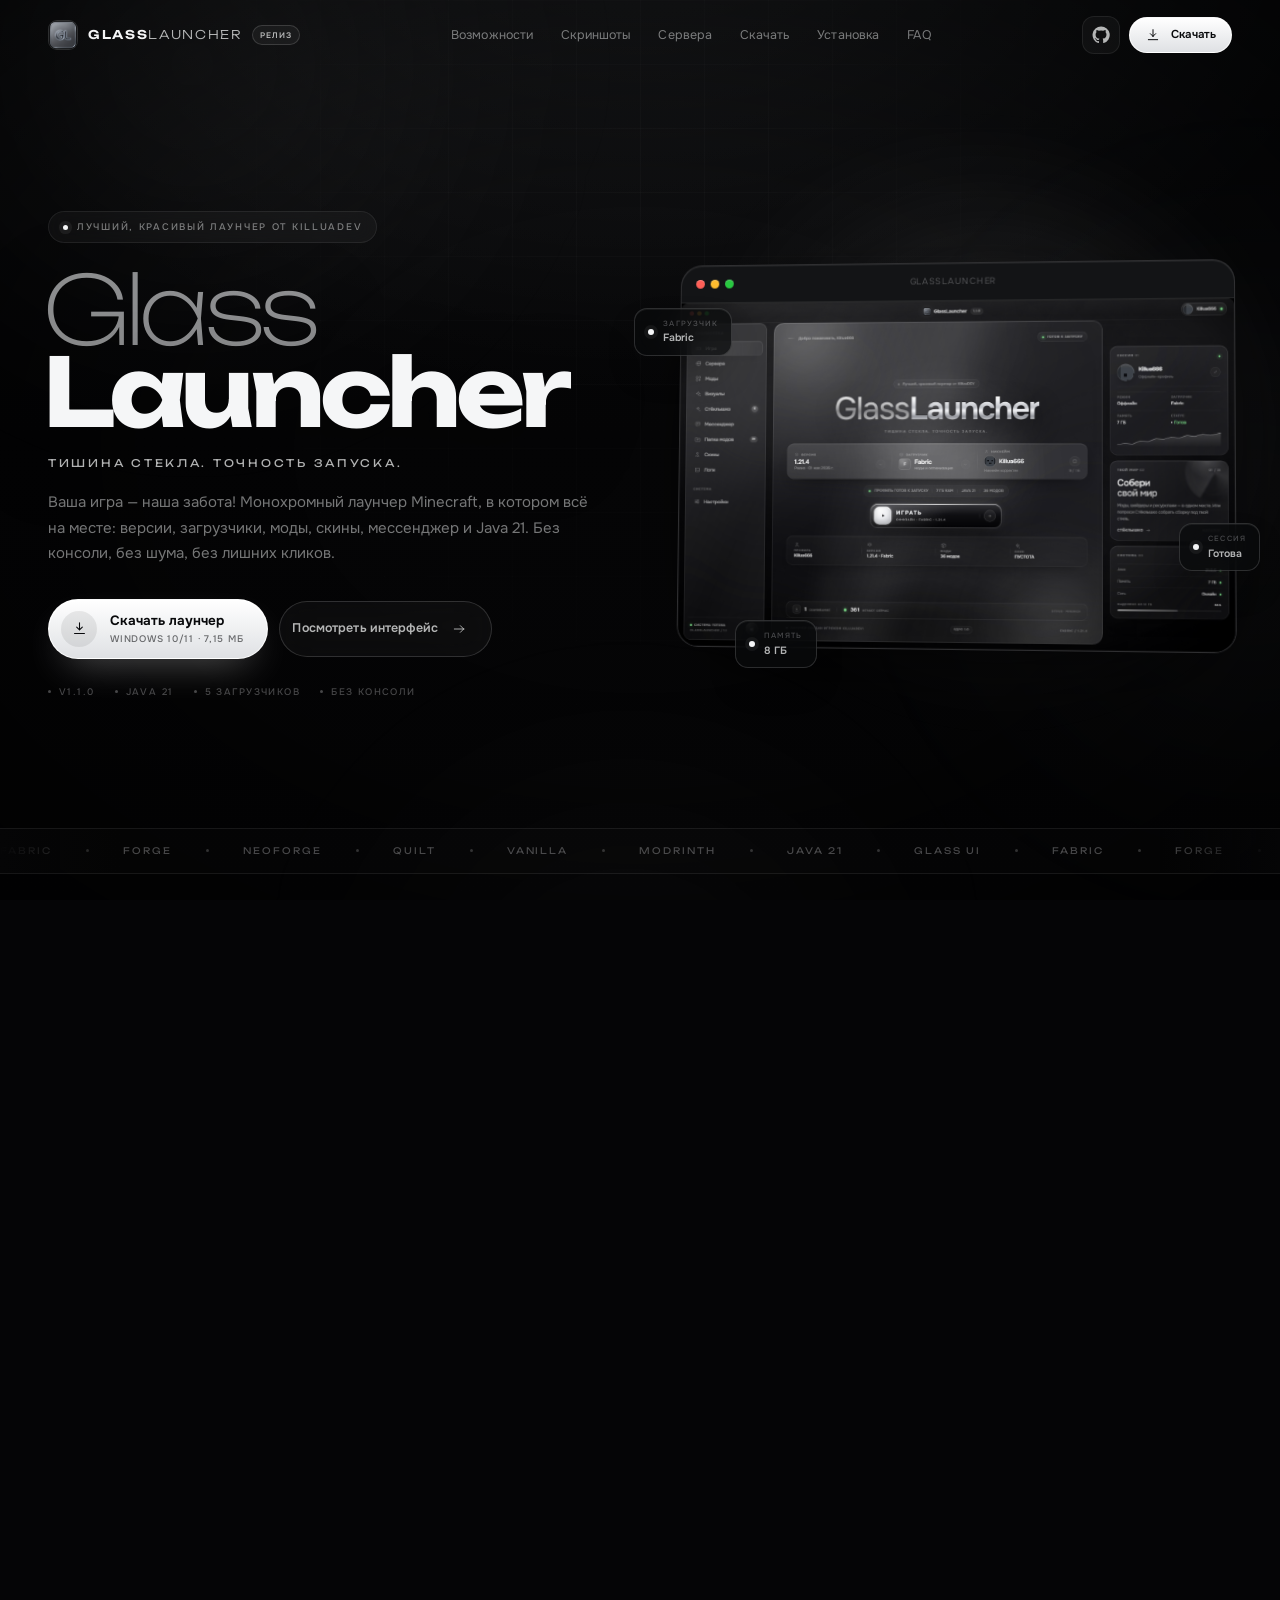
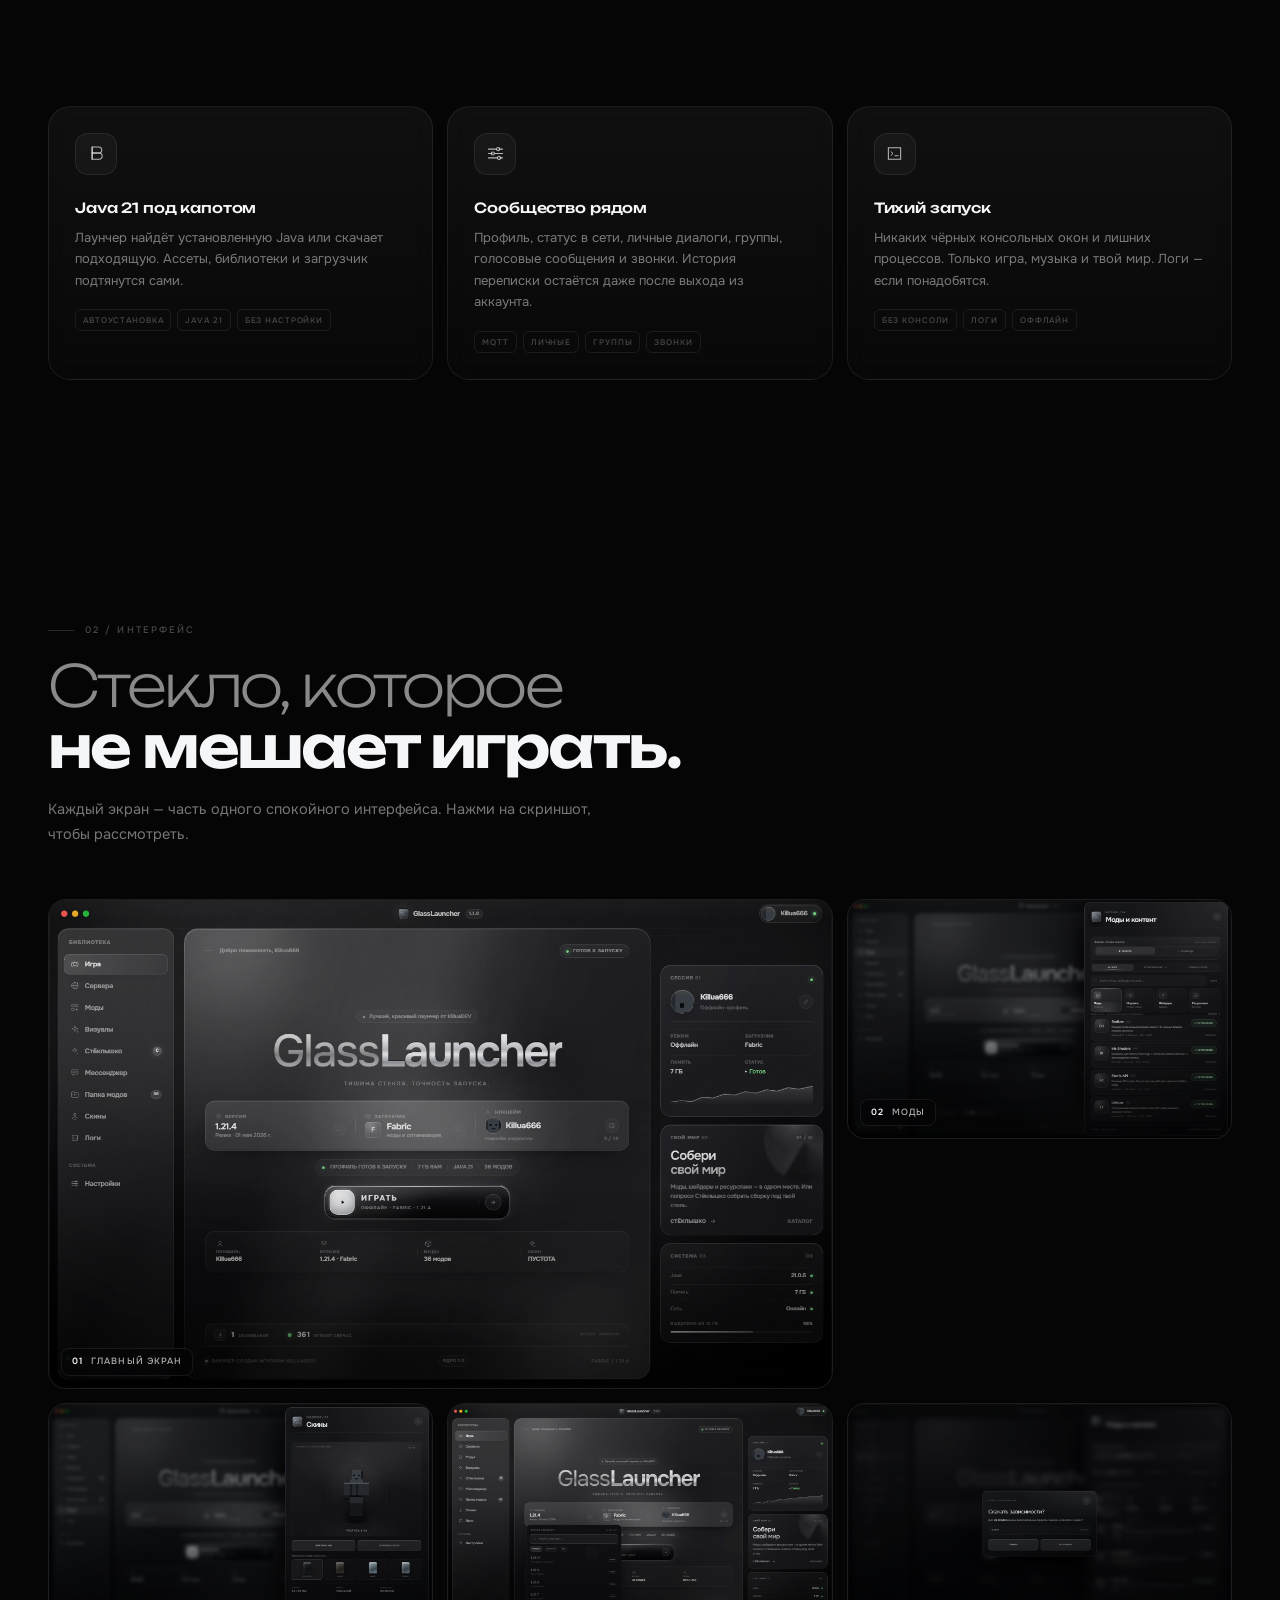
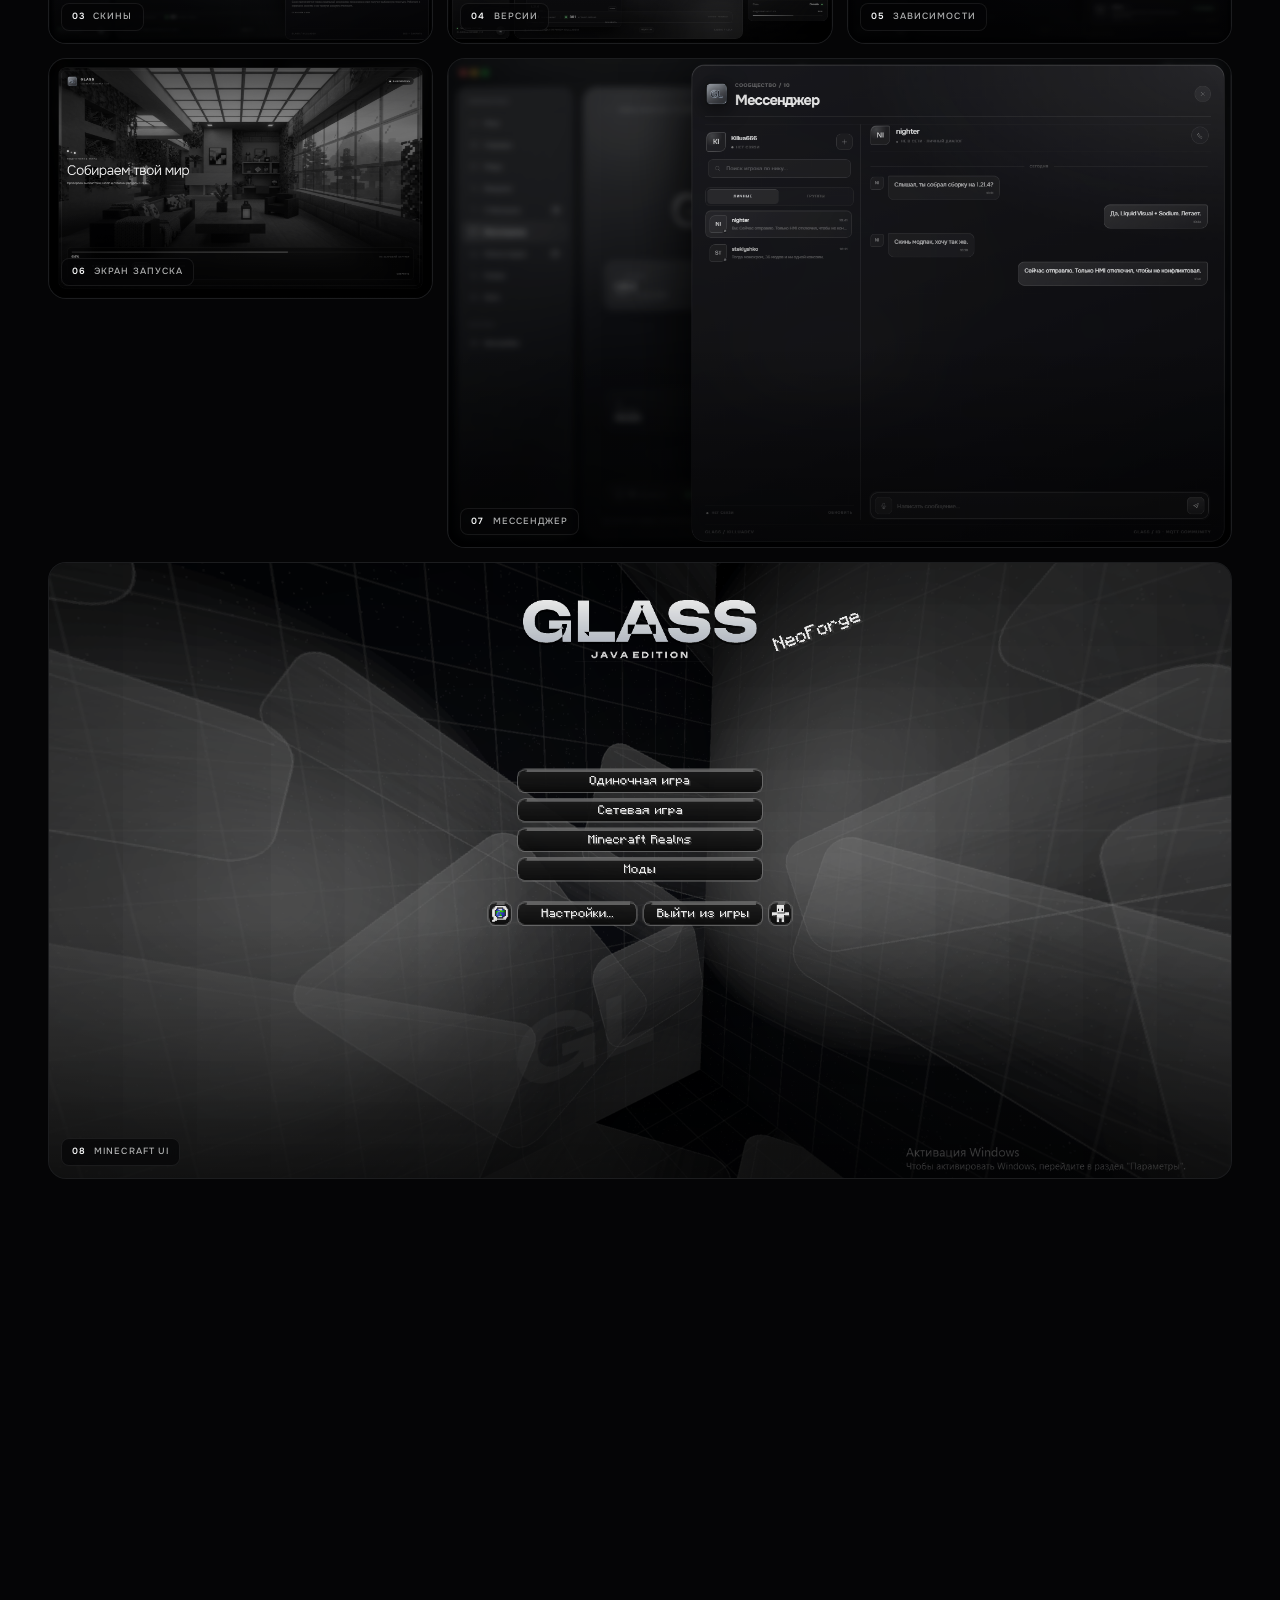
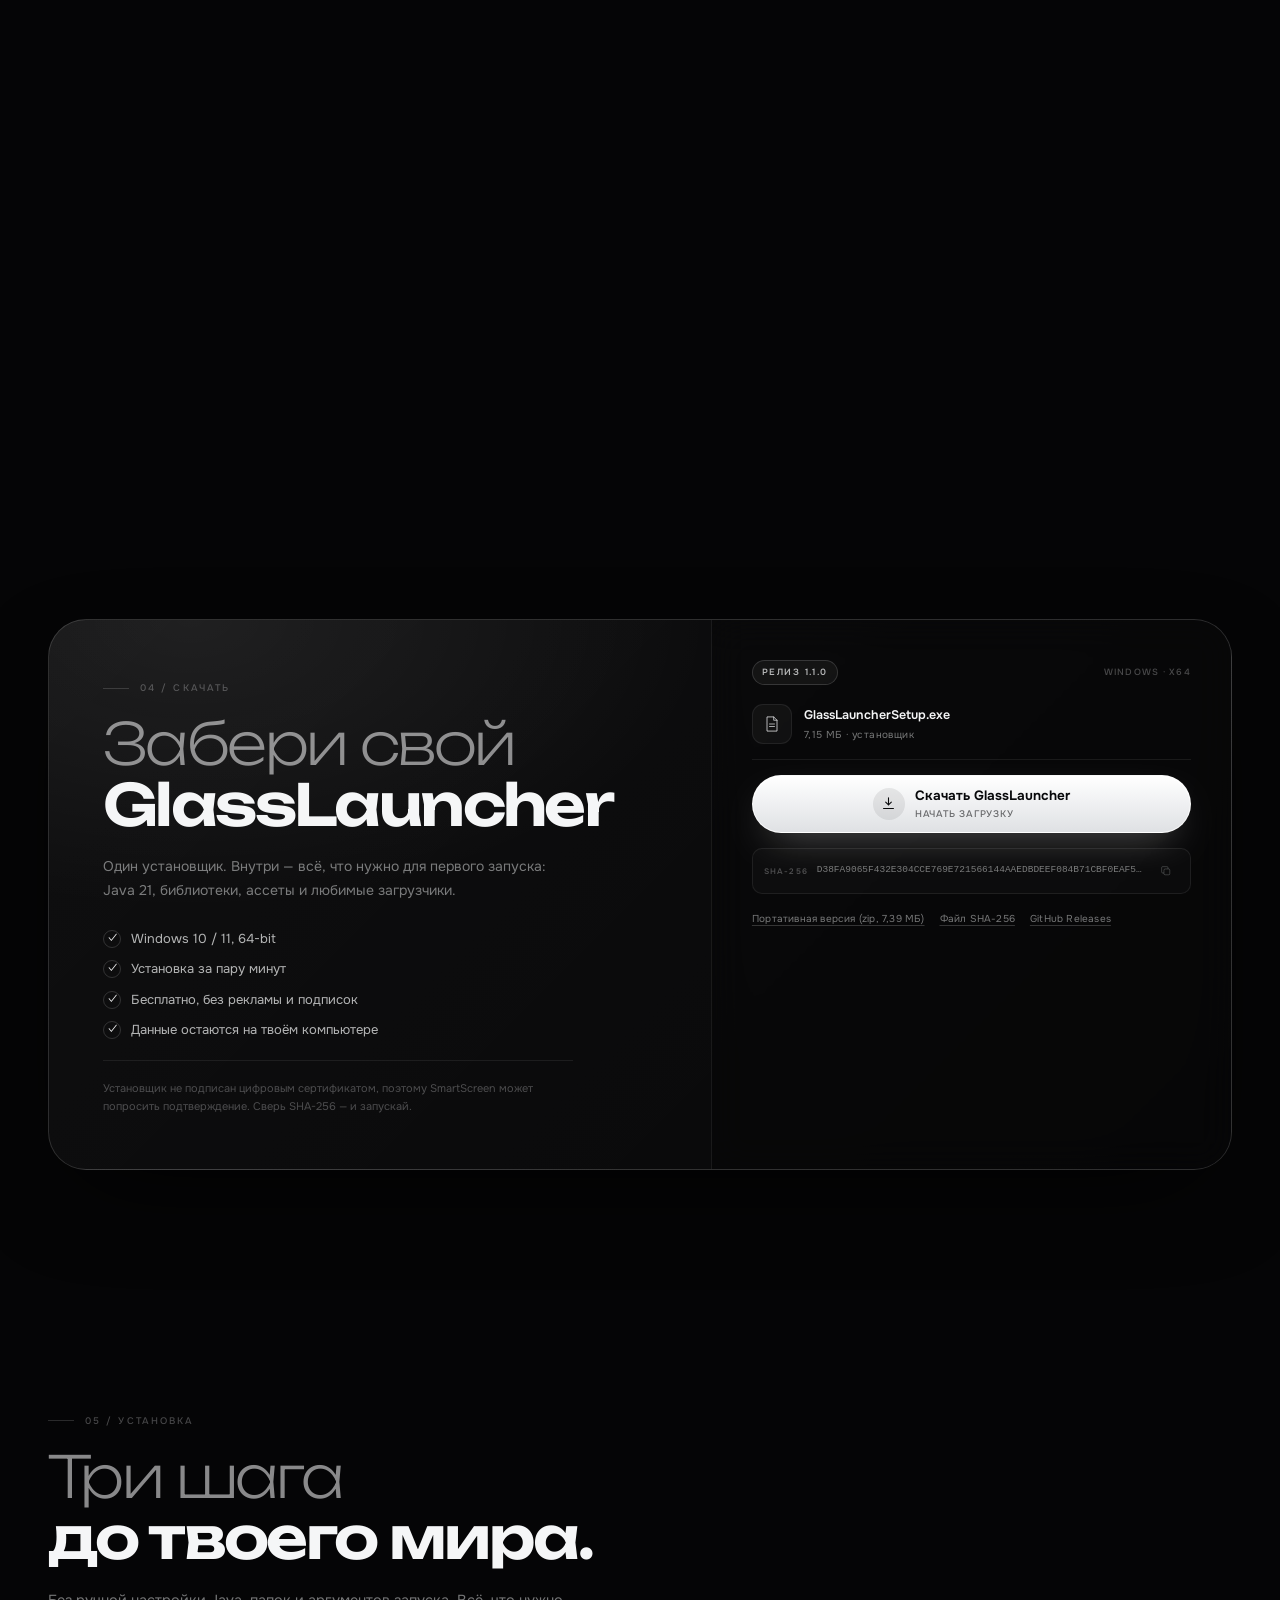
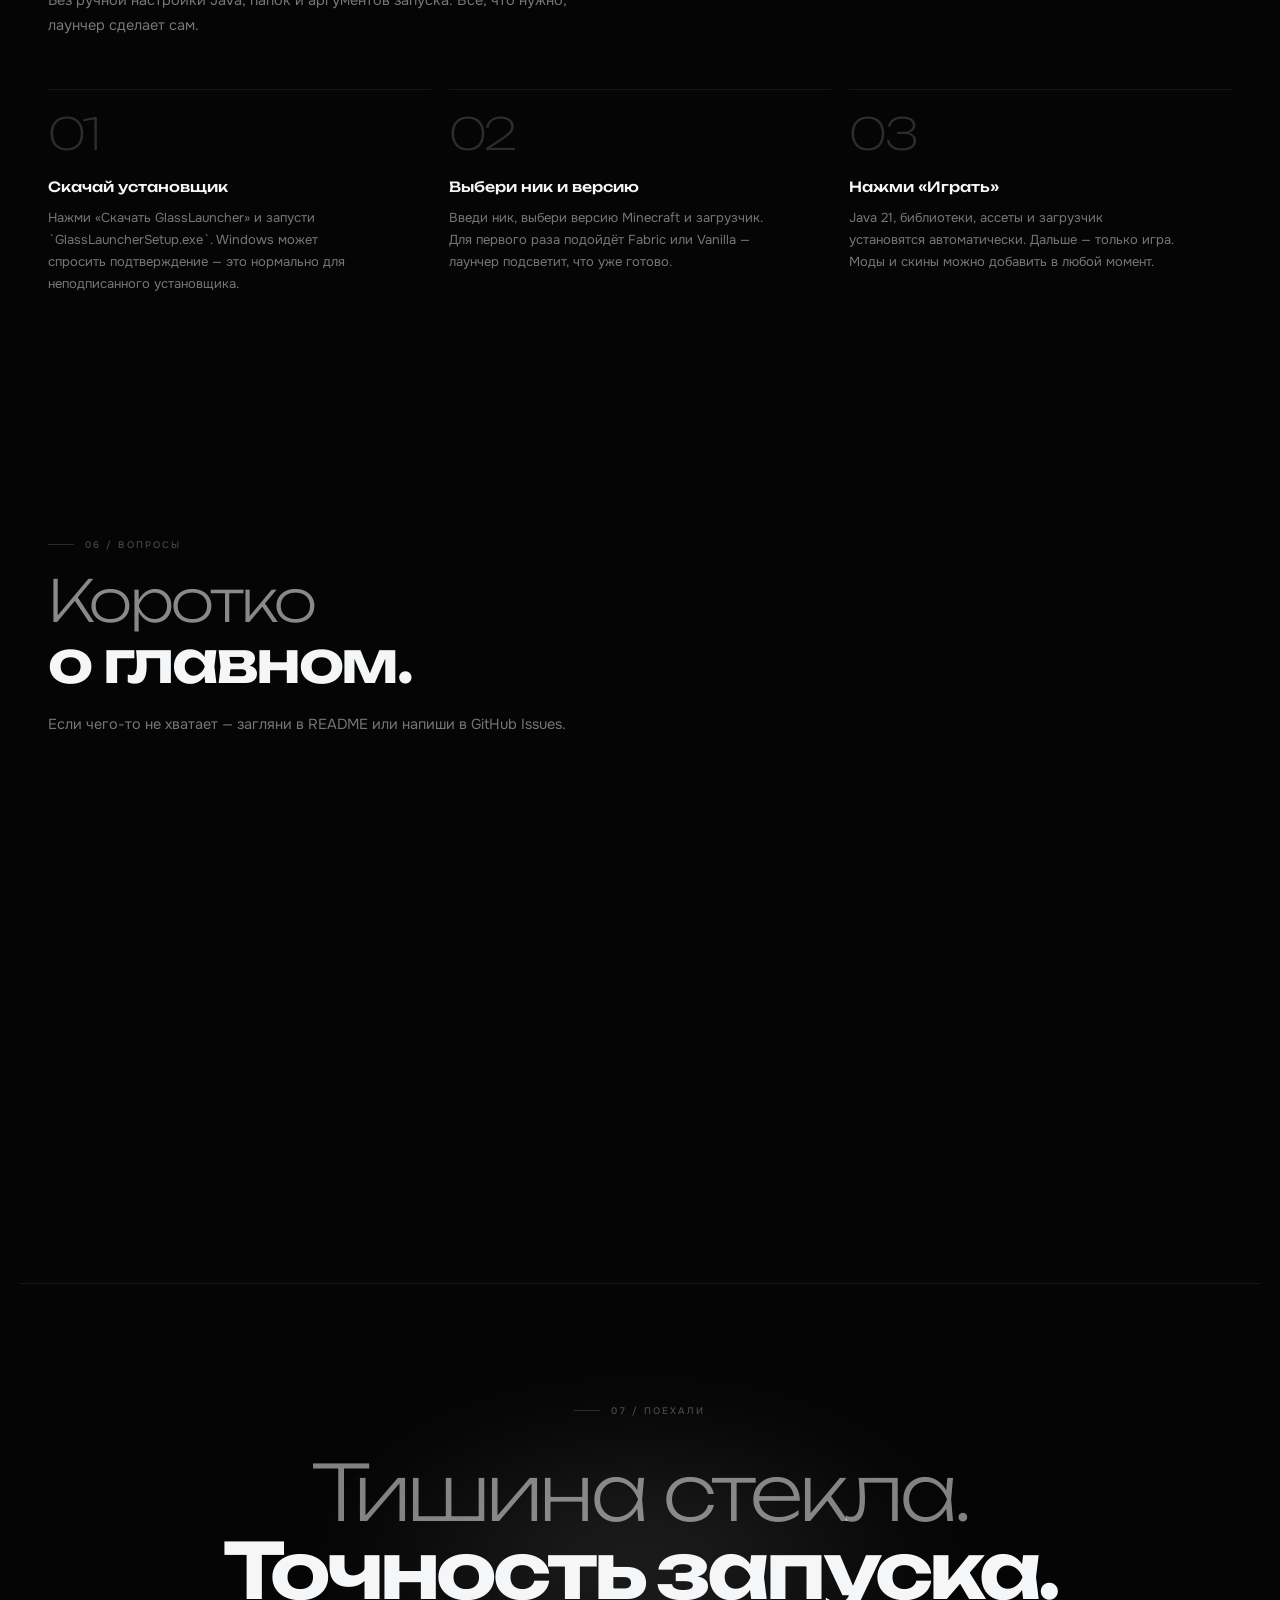
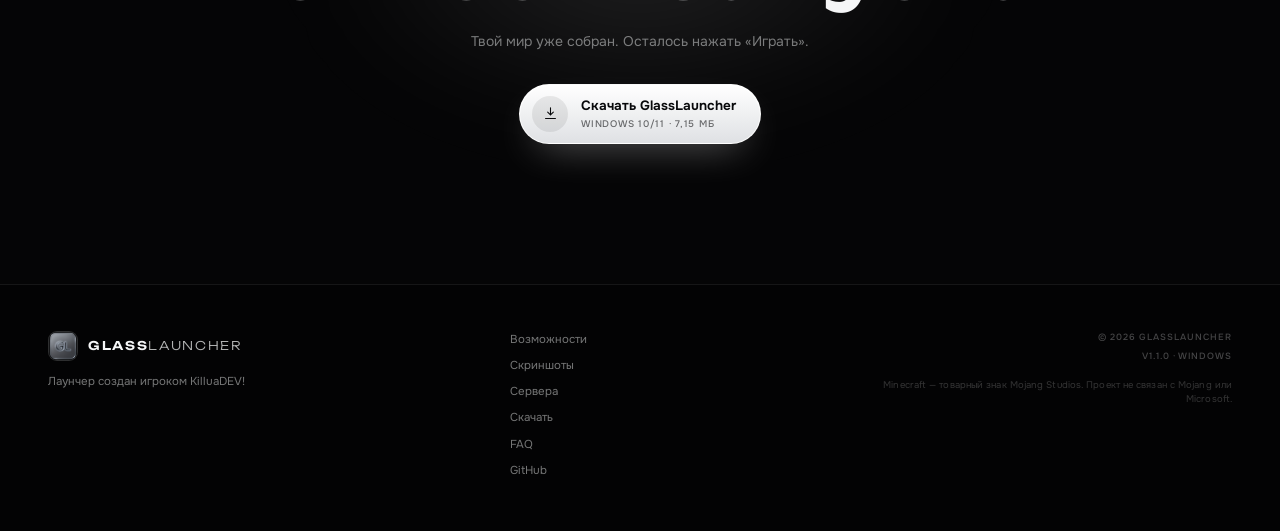
<file: index.html>
<!doctype html>
<html lang="ru">
<head>
  <meta charset="utf-8">
  <meta name="viewport" content="width=device-width, initial-scale=1">
  <meta name="color-scheme" content="dark">
  <meta name="theme-color" content="#050506">

  <title>GlassLauncher — красивый монохромный лаунчер Minecraft</title>
  <meta name="description" content="GlassLauncher — тихий монохромный лаунчер Minecraft от KilluaDEV. Fabric, Forge, NeoForge, Quilt, Vanilla, моды, скины, мессенджер, звонки и автоматическая установка Java 21. Скачать бесплатно для Windows 10/11.">
  <meta name="keywords" content="GlassLauncher, лаунчер Minecraft, Minecraft launcher, Fabric, Forge, NeoForge, Quilt, моды Minecraft, скины Minecraft, KilluaDEV">
  <meta name="author" content="KilluaDEV">
  <link rel="canonical" href="https://killuaclicker.github.io/GlassLauncher/">

  <meta property="og:type" content="website">
  <meta property="og:locale" content="ru_RU">
  <meta property="og:site_name" content="GlassLauncher">
  <meta property="og:title" content="GlassLauncher — красивый монохромный лаунчер Minecraft">
  <meta property="og:description" content="Тишина стекла. Точность запуска. Fabric, Forge, NeoForge, Quilt, Vanilla, моды, скины, мессенджер и Java 21 — в одном лаунчере.">
  <meta property="og:url" content="https://killuaclicker.github.io/GlassLauncher/">
  <meta property="og:image" content="https://killuaclicker.github.io/GlassLauncher/assets/og.png">
  <meta property="og:image:width" content="1200">
  <meta property="og:image:height" content="630">
  <meta property="og:image:alt" content="GlassLauncher — монохромный лаунчер Minecraft от KilluaDEV">
  <meta name="twitter:card" content="summary_large_image">
  <meta name="twitter:title" content="GlassLauncher — красивый монохромный лаунчер Minecraft">
  <meta name="twitter:description" content="Тишина стекла. Точность запуска. Моды, скины, мессенджер и Java 21. Скачать бесплатно для Windows 10/11.">
  <meta name="twitter:image" content="https://killuaclicker.github.io/GlassLauncher/assets/og.png">

  <link rel="icon" href="favicon.png" type="image/png">
  <link rel="apple-touch-icon" href="assets/apple-touch-icon.png">
  <link rel="manifest" href="site.webmanifest">
  <link rel="preload" href="assets/fonts/Unbounded-Variable.ttf" as="font" type="font/ttf" crossorigin>
  <link rel="preload" href="assets/fonts/Onest-Variable.ttf" as="font" type="font/ttf" crossorigin>
  <link rel="preload" href="assets/screens/hero.png" as="image">
  <link rel="stylesheet" href="styles.css">

  <script type="application/ld+json">
  {
    "@context": "https://schema.org",
    "@type": "SoftwareApplication",
    "name": "GlassLauncher",
    "applicationCategory": "GameApplication",
    "operatingSystem": "Windows 10, Windows 11",
    "softwareVersion": "1.1.0",
    "fileSize": "7.15MB",
    "downloadUrl": "https://killuaclicker.github.io/GlassLauncher/downloads/GlassLauncherSetup.exe",
    "offers": { "@type": "Offer", "price": "0", "priceCurrency": "RUB" },
    "author": { "@type": "Person", "name": "KilluaDEV" },
    "publisher": { "@type": "Organization", "name": "KilluaDEV" }
  }
  </script>
</head>
<body>
  <div class="backdrop" aria-hidden="true">
    <span class="backdrop__aurora backdrop__aurora--one"></span>
    <span class="backdrop__aurora backdrop__aurora--two"></span>
    <span class="backdrop__aurora backdrop__aurora--three"></span>
    <span class="backdrop__grid"></span>
    <span class="backdrop__noise"></span>
    <span class="backdrop__vignette"></span>
  </div>

  <a class="skip-link" href="#main">Перейти к содержимому</a>

  <header class="nav" id="nav">
    <div class="nav__inner">
      <a class="brand" href="#top" aria-label="GlassLauncher — на главную">
        <span class="brand__mark" aria-hidden="true">
          <img src="assets/glass-mark.png" width="128" height="128" alt="">
        </span>
        <span class="brand__name">GLASS<span>LAUNCHER</span></span>
        <span class="badge badge--tiny">РЕЛИЗ</span>
      </a>

      <nav class="nav__links" id="navLinks" aria-label="Навигация по сайту">
        <a href="#features">Возможности</a>
        <a href="#showcase">Скриншоты</a>
        <a href="#servers">Сервера</a>
        <a href="#download">Скачать</a>
        <a href="#install">Установка</a>
        <a href="#faq">FAQ</a>
      </nav>

      <div class="nav__actions">
        <a class="icon-btn" href="https://github.com/KilluaClicker/GlassLauncher" target="_blank" rel="noopener" aria-label="GlassLauncher на GitHub">
          <svg viewBox="0 0 24 24" fill="currentColor" aria-hidden="true">
            <path d="M12 .7a11.3 11.3 0 0 0-3.57 22.02c.57.1.78-.25.78-.55v-2.13c-3.16.69-3.83-1.34-3.83-1.34-.52-1.31-1.26-1.66-1.26-1.66-1.03-.7.08-.69.08-.69 1.14.08 1.74 1.17 1.74 1.17 1.01 1.73 2.65 1.23 3.3.94.1-.73.4-1.23.72-1.51-2.52-.29-5.17-1.26-5.17-5.61 0-1.24.44-2.25 1.17-3.05-.12-.29-.51-1.44.11-3 0 0 .95-.3 3.12 1.17a10.8 10.8 0 0 1 5.68 0c2.17-1.47 3.12-1.17 3.12-1.17.62 1.56.23 2.71.11 3 .73.8 1.17 1.81 1.17 3.05 0 4.36-2.65 5.32-5.18 5.6.41.36.78 1.06.78 2.14v3.17c0 .3.2.66.79.55A11.3 11.3 0 0 0 12 .7Z"/>
          </svg>
        </a>
        <a class="btn btn--small btn--primary" href="downloads/GlassLauncherSetup.exe" download data-download>
          <svg viewBox="0 0 24 24" fill="none" aria-hidden="true"><path d="M12 4v10m0 0 4-4m-4 4-4-4M5 19h14" stroke="currentColor" stroke-width="1.5" stroke-linecap="round" stroke-linejoin="round"/></svg>
          Скачать
        </a>
        <button class="nav__burger" id="navBurger" type="button" aria-label="Открыть меню" aria-expanded="false" aria-controls="navLinks">
          <span></span><span></span>
        </button>
      </div>
    </div>
  </header>

  <main id="main">
    <section class="hero" id="top">
      <div class="hero__inner">
        <div class="hero__copy" data-reveal>
          <div class="eyebrow">
            <span class="eyebrow__dot" aria-hidden="true"></span>
            Лучший, красивый лаунчер от KilluaDEV
          </div>

          <h1 class="hero__title">
            <span class="hero__title-light">Glass</span><span class="hero__title-bold">Launcher</span>
          </h1>

          <p class="hero__tagline">Тишина стекла. Точность запуска.</p>
          <p class="hero__lead">
            Ваша игра — наша забота! Монохромный лаунчер Minecraft, в котором всё на месте:
            версии, загрузчики, моды, скины, мессенджер и Java 21. Без консоли, без шума, без лишних кликов.
          </p>

          <div class="hero__actions">
            <a class="btn btn--primary btn--large" href="downloads/GlassLauncherSetup.exe" download data-download>
              <span class="btn__icon" aria-hidden="true">
                <svg viewBox="0 0 24 24" fill="none"><path d="M12 4v10m0 0 4-4m-4 4-4-4M5 19h14" stroke="currentColor" stroke-width="1.5" stroke-linecap="round" stroke-linejoin="round"/></svg>
              </span>
              <span class="btn__text">
                <strong>Скачать лаунчер</strong>
                <small>Windows 10/11 · 7,15 МБ</small>
              </span>
            </a>
            <a class="btn btn--ghost btn--large" href="#showcase">
              Посмотреть интерфейс
              <svg viewBox="0 0 24 24" fill="none" aria-hidden="true"><path d="M5 12h14m0 0-5-5m5 5-5 5" stroke="currentColor" stroke-width="1.4" stroke-linecap="round" stroke-linejoin="round"/></svg>
            </a>
          </div>

          <div class="hero__meta">
            <span>v1.1.0</span>
            <span>Java 21</span>
            <span>5 загрузчиков</span>
            <span>Без консоли</span>
          </div>
        </div>

        <div class="hero__visual" data-reveal>
          <div class="hero__halo" aria-hidden="true"></div>
          <div class="app-window">
            <div class="app-window__bar">
              <span class="app-window__dots" aria-hidden="true"><i></i><i></i><i></i></span>
              <span class="app-window__title">GlassLauncher</span>
            </div>
            <img src="assets/screens/hero.png" width="1440" height="900" alt="Главный экран GlassLauncher: выбор версии, загрузчика и ника, статистика сообщества и кнопка Играть" fetchpriority="high">
          </div>
          <div class="float-chip float-chip--one" aria-hidden="true">
            <span class="float-chip__dot"></span>
            <span><small>ЗАГРУЗЧИК</small><strong>Fabric</strong></span>
          </div>
          <div class="float-chip float-chip--two" aria-hidden="true">
            <span class="float-chip__dot"></span>
            <span><small>СЕССИЯ</small><strong>Готова</strong></span>
          </div>
          <div class="float-chip float-chip--three" aria-hidden="true">
            <span class="float-chip__dot"></span>
            <span><small>ПАМЯТЬ</small><strong>8 ГБ</strong></span>
          </div>
        </div>
      </div>

      <div class="marquee" aria-hidden="true">
        <div class="marquee__track">
          <span>FABRIC</span><i></i><span>FORGE</span><i></i><span>NEOFORGE</span><i></i><span>QUILT</span><i></i><span>VANILLA</span><i></i><span>MODRINTH</span><i></i><span>JAVA 21</span><i></i><span>GLASS UI</span><i></i>
          <span>FABRIC</span><i></i><span>FORGE</span><i></i><span>NEOFORGE</span><i></i><span>QUILT</span><i></i><span>VANILLA</span><i></i><span>MODRINTH</span><i></i><span>JAVA 21</span><i></i><span>GLASS UI</span><i></i>
        </div>
      </div>
    </section>

    <section class="stats" aria-label="GlassLauncher в цифрах">
      <div class="stats__item" data-reveal><strong>5</strong><span>загрузчиков</span></div>
      <div class="stats__item" data-reveal><strong>1</strong><span>клик до игры</span></div>
      <div class="stats__item" data-reveal><strong>100%</strong><span>монохром</span></div>
      <div class="stats__item" data-reveal><strong>0</strong><span>консольных окон</span></div>
    </section>

    <section class="section" id="features">
      <header class="section__head" data-reveal>
        <span class="section__index">01 / ВОЗМОЖНОСТИ</span>
        <h2>Всё, что нужно.<br><span>Ничего лишнего.</span></h2>
        <p>GlassLauncher не пытается быть умнее тебя. Он просто делает свою работу: тихо, точно и красиво.</p>
      </header>

      <div class="features">
        <article class="feature" data-reveal>
          <span class="feature__icon" aria-hidden="true">
            <svg viewBox="0 0 24 24" fill="none"><path d="M4 7.5 12 3l8 4.5v9L12 21l-8-4.5v-9Z" stroke="currentColor" stroke-width="1.2"/><path d="m8 10 4-2.3 4 2.3v4L12 16.3 8 14v-4Z" stroke="currentColor" stroke-width="1.1"/></svg>
          </span>
          <h3>Пять загрузчиков</h3>
          <p>Fabric, Forge, NeoForge, Quilt и Vanilla. Выбери версию — лаунчер сам соберёт библиотеки и профиль.</p>
          <div class="feature__tags"><span>Fabric</span><span>Forge</span><span>NeoForge</span><span>Quilt</span></div>
        </article>

        <article class="feature" data-reveal>
          <span class="feature__icon" aria-hidden="true">
            <svg viewBox="0 0 24 24" fill="none"><rect x="4" y="4" width="6.2" height="6.2" rx="1.6" stroke="currentColor" stroke-width="1.2"/><rect x="13.8" y="4" width="6.2" height="6.2" rx="1.6" stroke="currentColor" stroke-width="1.2"/><rect x="4" y="13.8" width="6.2" height="6.2" rx="1.6" stroke="currentColor" stroke-width="1.2"/><path d="M16.9 13.9v6.2M13.8 17h6.2" stroke="currentColor" stroke-width="1.2" stroke-linecap="round"/></svg>
          </span>
          <h3>Моды и шейдеры</h3>
          <p>Каталог Modrinth и CurseForge прямо в лаунчере. Fabric API, Sodium, Iris Shaders — в один клик. Уже установленные зависимости не скачиваются повторно.</p>
          <div class="feature__tags"><span>Modrinth</span><span>CurseForge</span><span>Iris</span></div>
        </article>

        <article class="feature" data-reveal>
          <span class="feature__icon" aria-hidden="true">
            <svg viewBox="0 0 24 24" fill="none"><circle cx="12" cy="7.6" r="3.1" stroke="currentColor" stroke-width="1.2"/><path d="M5.8 19.1c.7-3.5 2.7-5.2 6.2-5.2s5.5 1.7 6.2 5.2" stroke="currentColor" stroke-width="1.2" stroke-linecap="round"/><path d="M9.5 20h5" stroke="currentColor" stroke-width="1.1" stroke-linecap="round"/></svg>
          </span>
          <h3>Скины, которые видно</h3>
          <p>Загрузи PNG или выбери монохромный пресет. Скин применяется в игре через локальный ресурспак — без аккаунта Microsoft.</p>
          <div class="feature__tags"><span>64 × 64 PNG</span><span>Оффлайн</span><span>В игре</span></div>
        </article>

        <article class="feature" data-reveal>
          <span class="feature__icon" aria-hidden="true">
            <svg viewBox="0 0 24 24" fill="none"><path d="M7 4.5h7.5a3.5 3.5 0 0 1 0 7H7v-7Z" stroke="currentColor" stroke-width="1.2"/><path d="M7 11.5h8a3.5 3.5 0 0 1 0 7H7v-7Z" stroke="currentColor" stroke-width="1.2"/><path d="M7 4.5v14" stroke="currentColor" stroke-width="1.2" stroke-linecap="round"/></svg>
          </span>
          <h3>Java 21 под капотом</h3>
          <p>Лаунчер найдёт установленную Java или скачает подходящую. Ассеты, библиотеки и загрузчик подтянутся сами.</p>
          <div class="feature__tags"><span>Автоустановка</span><span>Java 21</span><span>Без настройки</span></div>
        </article>

        <article class="feature" data-reveal>
          <span class="feature__icon" aria-hidden="true">
            <svg viewBox="0 0 24 24" fill="none"><path d="M4 7h9m3 0h4M4 12h4m3 0h9M4 17h10m3 0h3" stroke="currentColor" stroke-width="1.2" stroke-linecap="round"/><circle cx="15" cy="7" r="1.8" stroke="currentColor" stroke-width="1.2"/><circle cx="9" cy="12" r="1.8" stroke="currentColor" stroke-width="1.2"/><circle cx="16" cy="17" r="1.8" stroke="currentColor" stroke-width="1.2"/></svg>
          </span>
          <h3>Сообщество рядом</h3>
          <p>Профиль, статус в сети, личные диалоги, группы, голосовые сообщения и звонки. История переписки остаётся даже после выхода из аккаунта.</p>
          <div class="feature__tags"><span>MQTT</span><span>Личные</span><span>Группы</span><span>Звонки</span></div>
        </article>

        <article class="feature" data-reveal>
          <span class="feature__icon" aria-hidden="true">
            <svg viewBox="0 0 24 24" fill="none"><path d="M5 5.5h14v13H5z" stroke="currentColor" stroke-width="1.2" rx="2"/><path d="m8 10 2.3 2L8 14.2M12.4 14.6h3.8" stroke="currentColor" stroke-width="1.1" stroke-linecap="round" stroke-linejoin="round"/></svg>
          </span>
          <h3>Тихий запуск</h3>
          <p>Никаких чёрных консольных окон и лишних процессов. Только игра, музыка и твой мир. Логи — если понадобятся.</p>
          <div class="feature__tags"><span>Без консоли</span><span>Логи</span><span>Оффлайн</span></div>
        </article>
      </div>
    </section>

    <section class="section" id="showcase">
      <header class="section__head" data-reveal>
        <span class="section__index">02 / ИНТЕРФЕЙС</span>
        <h2>Стекло, которое<br><span>не мешает играть.</span></h2>
        <p>Каждый экран — часть одного спокойного интерфейса. Нажми на скриншот, чтобы рассмотреть.</p>
      </header>

      <div class="gallery" data-reveal>
        <button class="shot shot--hero" type="button" data-full="assets/screens/hero.png" data-title="Главный экран" data-note="Версия, загрузчик, ник, живая статистика сообщества и кнопка «Играть» — всё в одном месте.">
          <img src="assets/screens/hero.png" width="1440" height="900" alt="Главный экран GlassLauncher" loading="lazy">
          <span class="shot__label"><b>01</b> Главный экран</span>
        </button>

        <button class="shot" type="button" data-full="assets/screens/mods.png" data-title="Моды и шейдеры" data-note="Моды, модпаки, шейдеры и ресурспаки — каталог Modrinth с поиском, фильтрами, установкой в один клик и сборкой своего модпака.">
          <img src="assets/screens/mods.png" width="1440" height="900" alt="Каталог модов и шейдеров GlassLauncher" loading="lazy">
          <span class="shot__label"><b>02</b> Моды</span>
        </button>

        <button class="shot" type="button" data-full="assets/screens/skins.png" data-title="Скины" data-note="Пресеты и загрузка PNG. Скин применяется в игре через ресурспак.">
          <img src="assets/screens/skins.png" width="1440" height="900" alt="Экран скинов GlassLauncher" loading="lazy">
          <span class="shot__label"><b>03</b> Скины</span>
        </button>

        <button class="shot" type="button" data-full="assets/screens/versions.png" data-title="Версии Minecraft" data-note="Релизы, снапшоты и старые версии из манифеста Mojang.">
          <img src="assets/screens/versions.png" width="1440" height="900" alt="Выбор версии Minecraft в GlassLauncher" loading="lazy">
          <span class="shot__label"><b>04</b> Версии</span>
        </button>

        <button class="shot" type="button" data-full="assets/screens/deps.png" data-title="Зависимости" data-note="Честный вопрос: «Скачать зависимости?» — и кнопки «Скачать» / «Не скачивать».">
          <img src="assets/screens/deps.png" width="1440" height="900" alt="Диалог скачивания зависимостей модов" loading="lazy">
          <span class="shot__label"><b>05</b> Зависимости</span>
        </button>

        <button class="shot" type="button" data-full="assets/screens/install.png" data-title="Экран запуска" data-note="Стеклянная карточка загрузки, три поднимающиеся точки, этапы подготовки и прогресс — без чёрного экрана и резких переходов.">
          <img src="assets/screens/install.png" width="1440" height="900" alt="Экран загрузки GlassLauncher с тремя анимированными точками" loading="lazy">
          <span class="shot__label"><b>06</b> Экран запуска</span>
        </button>

        <button class="shot shot--feature" type="button" data-full="assets/screens/messenger.png" data-title="Мессенджер" data-note="Личные диалоги, группы, голосовые сообщения и звонки — прямо в лаунчере. История переписки сохраняется между сессиями.">
          <img src="assets/screens/messenger.png" width="1440" height="900" alt="Мессенджер GlassLauncher с личными диалогами и группой" loading="lazy">
          <span class="shot__label"><b>07</b> Мессенджер</span>
        </button>

        <button class="shot shot--wide" type="button" data-full="assets/screens/minecraft.png" data-title="Minecraft в стиле Glass" data-note="Монохромная панорама, логотип GLASS и русские сплэши — прямо в главном меню игры.">
          <img src="assets/screens/minecraft.png" width="1920" height="1000" alt="Главное меню Minecraft в стиле GlassLauncher" loading="lazy">
          <span class="shot__label"><b>08</b> Minecraft UI</span>
        </button>
      </div>
    </section>

    <section class="section" id="servers">
      <header class="section__head" data-reveal>
        <span class="section__index">03 / СЕРВЕРА</span>
        <h2>Топ серверов.<br><span>Один — уже здесь.</span></h2>
        <p>Мы добавляем только те сервера, куда заходим сами. Сейчас в списке — MineRich: уютное выживание с живой экономикой и ивентами.</p>
      </header>

      <article class="server-feature" data-reveal>
        <span class="server-feature__aura" aria-hidden="true"></span>
        <span class="server-feature__shine" aria-hidden="true"></span>

        <div class="server-feature__main">
          <div class="server-feature__head">
            <span class="server-feature__avatar">
              <img src="assets/minerich.svg" width="72" height="72" alt="Аватар сервера MineRich" loading="lazy">
            </span>
            <div class="server-feature__title">
              <span class="server-feature__kicker">MINE<span>RICH</span></span>
              <h3>MineRich</h3>
              <p>Выживание · экономика · события</p>
            </div>
            <span class="server-feature__rank">01</span>
          </div>

          <p class="server-feature__desc">
            Мир, где приятно остаться: честное выживание, живой рынок, сезонные ивенты и
            дружелюбное сообщество. Заходи один или приводи друзей — занятие найдётся для каждого.
          </p>

          <div class="server-feature__tags">
            <span>Java Edition</span>
            <span>Выживание</span>
            <span>Экономика</span>
            <span>Ивенты</span>
          </div>

          <ul class="server-feature__facts">
            <li><span>Версия</span><strong>Java Edition</strong></li>
            <li><span>Режим</span><strong>Выживание</strong></li>
            <li><span>Адрес</span><strong>без порта</strong></li>
          </ul>
        </div>

        <div class="server-feature__side">
          <span class="server-feature__label">IP АДРЕС</span>
          <code class="server-feature__ip" id="serverIp">Play.minerich.net</code>
          <button class="btn btn--primary btn--block server-feature__copy" type="button" data-copy-ip="Play.minerich.net">
            <span class="btn__icon" aria-hidden="true">
              <svg viewBox="0 0 24 24" fill="none"><rect x="8.5" y="8.5" width="10" height="10" rx="2.4" stroke="currentColor" stroke-width="1.2"/><path d="M15.5 8.5V6.5a2 2 0 0 0-2-2h-7a2 2 0 0 0-2 2v7a2 2 0 0 0 2 2h2" stroke="currentColor" stroke-width="1.2"/></svg>
            </span>
            <span class="btn__text"><strong>Скопировать IP</strong><small>и добавь сервер в Minecraft</small></span>
          </button>
          <p class="server-feature__note">
            Открой Minecraft → «Сетевая игра» → «Добавить сервер», вставь адрес и сохрани.
          </p>
          <a class="server-feature__link" href="https://minerich.net" target="_blank" rel="noopener">
            Сайт сервера
            <svg viewBox="0 0 24 24" fill="none" aria-hidden="true"><path d="M7 17 17 7M9 7h8v8" stroke="currentColor" stroke-width="1.4" stroke-linecap="round" stroke-linejoin="round"/></svg>
          </a>
        </div>
      </article>
    </section>

    <section class="section section--download" id="download">
      <div class="download-card" data-reveal>
        <div class="download-card__copy">
          <span class="section__index">04 / СКАЧАТЬ</span>
          <h2>Забери свой<br><span>GlassLauncher</span></h2>
          <p>Один установщик. Внутри — всё, что нужно для первого запуска: Java 21, библиотеки, ассеты и любимые загрузчики.</p>

          <ul class="check-list">
            <li><span aria-hidden="true">✓</span> Windows 10 / 11, 64-bit</li>
            <li><span aria-hidden="true">✓</span> Установка за пару минут</li>
            <li><span aria-hidden="true">✓</span> Бесплатно, без рекламы и подписок</li>
            <li><span aria-hidden="true">✓</span> Данные остаются на твоём компьютере</li>
          </ul>

          <p class="download-card__note">
            Установщик не подписан цифровым сертификатом, поэтому SmartScreen может попросить подтверждение.
            Сверь SHA-256 — и запускай.
          </p>
        </div>

        <div class="download-card__panel">
          <div class="download-card__top">
            <span class="badge">РЕЛИЗ 1.1.0</span>
            <span class="download-card__os">Windows · x64</span>
          </div>

          <div class="download-card__file">
            <span class="download-card__file-icon" aria-hidden="true">
              <svg viewBox="0 0 24 24" fill="none"><path d="M6 3.5h8l4 4v13H6v-17Z" stroke="currentColor" stroke-width="1.2"/><path d="M14 3.5v4h4M9 12h6M9 15h6" stroke="currentColor" stroke-width="1.1" stroke-linecap="round"/></svg>
            </span>
            <span>
              <strong>GlassLauncherSetup.exe</strong>
              <small>7,15 МБ · установщик</small>
            </span>
          </div>

          <a class="btn btn--primary btn--block" href="downloads/GlassLauncherSetup.exe" download="GlassLauncherSetup.exe" data-download>
            <span class="btn__icon" aria-hidden="true">
              <svg viewBox="0 0 24 24" fill="none"><path d="M12 4v10m0 0 4-4m-4 4-4-4M5 19h14" stroke="currentColor" stroke-width="1.5" stroke-linecap="round" stroke-linejoin="round"/></svg>
            </span>
            <span class="btn__text"><strong>Скачать GlassLauncher</strong><small>Начать загрузку</small></span>
          </a>

          <div class="hash">
            <span class="hash__label">SHA-256</span>
            <code id="shaValue">D38FA9065F432E304CCE769E721566144AAEDBDEEF084B71CBF0EAF58E404106</code>
            <button class="hash__copy" id="copyHash" type="button" aria-label="Скопировать SHA-256">
              <svg viewBox="0 0 24 24" fill="none" aria-hidden="true"><rect x="8.5" y="8.5" width="10" height="10" rx="2" stroke="currentColor" stroke-width="1.2"/><path d="M15.5 8.5V6.5a2 2 0 0 0-2-2h-7a2 2 0 0 0-2 2v7a2 2 0 0 0 2 2h2" stroke="currentColor" stroke-width="1.2"/></svg>
            </button>
          </div>

          <div class="download-card__links">
            <a href="downloads/GlassLauncher-portable.zip" download="GlassLauncher-portable.zip">Портативная версия (zip, 7,39 МБ)</a>
            <a href="downloads/GlassLauncherSetup.sha256" download>Файл SHA-256</a>
            <a href="https://github.com/KilluaClicker/GlassLauncher/releases" target="_blank" rel="noopener">GitHub Releases</a>
          </div>
        </div>
      </div>
    </section>

    <section class="section" id="install">
      <header class="section__head" data-reveal>
        <span class="section__index">05 / УСТАНОВКА</span>
        <h2>Три шага<br><span>до твоего мира.</span></h2>
        <p>Без ручной настройки Java, папок и аргументов запуска. Всё, что нужно, лаунчер сделает сам.</p>
      </header>

      <ol class="steps">
        <li class="step" data-reveal>
          <span class="step__index">01</span>
          <h3>Скачай установщик</h3>
          <p>Нажми «Скачать GlassLauncher» и запусти `GlassLauncherSetup.exe`. Windows может спросить подтверждение — это нормально для неподписанного установщика.</p>
        </li>
        <li class="step" data-reveal>
          <span class="step__index">02</span>
          <h3>Выбери ник и версию</h3>
          <p>Введи ник, выбери версию Minecraft и загрузчик. Для первого раза подойдёт Fabric или Vanilla — лаунчер подсветит, что уже готово.</p>
        </li>
        <li class="step" data-reveal>
          <span class="step__index">03</span>
          <h3>Нажми «Играть»</h3>
          <p>Java 21, библиотеки, ассеты и загрузчик установятся автоматически. Дальше — только игра. Моды и скины можно добавить в любой момент.</p>
        </li>
      </ol>
    </section>

    <section class="section" id="faq">
      <header class="section__head" data-reveal>
        <span class="section__index">06 / ВОПРОСЫ</span>
        <h2>Коротко<br><span>о главном.</span></h2>
        <p>Если чего-то не хватает — загляни в README или напиши в GitHub Issues.</p>
      </header>

      <div class="faq">
        <details data-reveal>
          <summary>Это безопасно? <span aria-hidden="true"></span></summary>
          <p>Да. GlassLauncher работает оффлайн, не просит пароль Microsoft и не отправляет данные на сторонние серверы. Установщик можно проверить по SHA-256, а исходники и сайт лежат в открытом репозитории.</p>
        </details>
        <details data-reveal>
          <summary>Какие версии Minecraft поддерживаются? <span aria-hidden="true"></span></summary>
          <p>Все релизы, снапшоты и старые версии из официального манифеста Mojang. Загрузчики: Fabric, Forge, NeoForge, Quilt и Vanilla. Версию можно менять перед каждым запуском.</p>
        </details>
        <details data-reveal>
          <summary>Нужно ли устанавливать Java? <span aria-hidden="true"></span></summary>
          <p>Нет. Лаунчер найдёт подходящую Java 21 или скачает её автоматически. Вручную настраивать переменные среды и аргументы запуска не нужно.</p>
        </details>
        <details data-reveal>
          <summary>Куда ставятся моды и скины? <span aria-hidden="true"></span></summary>
          <p>Моды — в <code>%APPDATA%\GlassLauncher\mods</code>. Папка открывается одной кнопкой прямо из лаунчера. Скины применяются через локальный ресурспак, поэтому работают даже в оффлайн-режиме. Если зависимость уже лежит в папке, лаунчер не предложит скачать её снова.</p>
        </details>
        <details data-reveal>
          <summary>Почему SmartScreen ругается на установщик? <span aria-hidden="true"></span></summary>
          <p>Установщик не подписан платным сертификатом. Windows показывает предупреждение для многих небольших проектов. Нажми «Подробнее» → «Выполнить в любом случае» и сверь SHA-256 с указанным на сайте.</p>
        </details>
        <details data-reveal>
          <summary>Можно ли играть с друзьями? <span aria-hidden="true"></span></summary>
          <p>Да, на серверах, где разрешён оффлайн-вход. Для серверов с обязательной лицензией нужен аккаунт Microsoft — GlassLauncher его не заменяет.</p>
        </details>
      </div>
    </section>

    <section class="cta" data-reveal>
      <div class="cta__glow" aria-hidden="true"></div>
      <span class="section__index">07 / ПОЕХАЛИ</span>
      <h2>Тишина стекла.<br><span>Точность запуска.</span></h2>
      <p>Твой мир уже собран. Осталось нажать «Играть».</p>
      <a class="btn btn--primary btn--large" href="downloads/GlassLauncherSetup.exe" download data-download>
        <span class="btn__icon" aria-hidden="true">
          <svg viewBox="0 0 24 24" fill="none"><path d="M12 4v10m0 0 4-4m-4 4-4-4M5 19h14" stroke="currentColor" stroke-width="1.5" stroke-linecap="round" stroke-linejoin="round"/></svg>
        </span>
        <span class="btn__text"><strong>Скачать GlassLauncher</strong><small>Windows 10/11 · 7,15 МБ</small></span>
      </a>
    </section>
  </main>

  <footer class="footer">
    <div class="footer__inner">
      <div class="footer__brand">
        <a class="brand" href="#top" aria-label="GlassLauncher — наверх">
          <span class="brand__mark" aria-hidden="true">
            <img src="assets/glass-mark.png" width="128" height="128" alt="">
          </span>
          <span class="brand__name">GLASS<span>LAUNCHER</span></span>
        </a>
        <p>Лаунчер создан игроком KilluaDEV!</p>
      </div>

      <nav class="footer__nav" aria-label="Ссылки в подвале">
        <a href="#features">Возможности</a>
        <a href="#showcase">Скриншоты</a>
        <a href="#servers">Сервера</a>
        <a href="#download">Скачать</a>
        <a href="#faq">FAQ</a>
        <a href="https://github.com/KilluaClicker/GlassLauncher" target="_blank" rel="noopener">GitHub</a>
      </nav>

      <div class="footer__meta">
        <span>© 2026 GlassLauncher</span>
        <span>v1.1.0 · Windows</span>
        <span class="footer__muted">Minecraft — товарный знак Mojang Studios. Проект не связан с Mojang или Microsoft.</span>
      </div>
    </div>
  </footer>

  <div class="lightbox" id="lightbox" role="dialog" aria-modal="true" aria-label="Просмотр скриншота" hidden>
    <button class="lightbox__close" id="lightboxClose" type="button" aria-label="Закрыть">
      <svg viewBox="0 0 24 24" fill="none" aria-hidden="true"><path d="m6 6 12 12M18 6 6 18" stroke="currentColor" stroke-width="1.4" stroke-linecap="round"/></svg>
    </button>
    <button class="lightbox__nav lightbox__nav--prev" id="lightboxPrev" type="button" aria-label="Предыдущий скриншот">
      <svg viewBox="0 0 24 24" fill="none" aria-hidden="true"><path d="M15 5 8 12l7 7" stroke="currentColor" stroke-width="1.4" stroke-linecap="round" stroke-linejoin="round"/></svg>
    </button>
    <figure class="lightbox__figure">
      <img id="lightboxImage" src="assets/screens/hero.png" alt="">
      <figcaption>
        <strong id="lightboxTitle">Главный экран</strong>
        <span id="lightboxNote"></span>
      </figcaption>
    </figure>
    <button class="lightbox__nav lightbox__nav--next" id="lightboxNext" type="button" aria-label="Следующий скриншот">
      <svg viewBox="0 0 24 24" fill="none" aria-hidden="true"><path d="m9 5 7 7-7 7" stroke="currentColor" stroke-width="1.4" stroke-linecap="round" stroke-linejoin="round"/></svg>
    </button>
  </div>

  <div class="toast" id="toast" role="status" aria-live="polite">
    <span class="toast__dot" aria-hidden="true"></span>
    <span id="toastText">Загрузка началась</span>
  </div>

  <noscript>
    <style>[data-reveal]{opacity:1!important;transform:none!important}</style>
  </noscript>
  <script src="app.js"></script>
</body>
</html>
</file>
<file: styles.css>
/* ==========================================================================
   GlassLauncher — official site
   Monochrome liquid glass by KilluaDEV
   ========================================================================== */

@font-face {
  font-family: "Onest";
  src: url("./assets/fonts/Onest-Variable.ttf") format("truetype");
  font-weight: 100 900;
  font-style: normal;
  font-display: swap;
}

@font-face {
  font-family: "Unbounded";
  src: url("./assets/fonts/Unbounded-Variable.ttf") format("truetype");
  font-weight: 200 900;
  font-style: normal;
  font-display: swap;
}

:root {
  --bg: #050506;
  --bg-soft: #08090b;
  --bg-deep: #030304;
  --ink: #f5f6f7;
  --ink-soft: rgba(245, 246, 247, 0.72);
  --ink-muted: rgba(245, 246, 247, 0.47);
  --ink-faint: rgba(245, 246, 247, 0.28);
  --line: rgba(255, 255, 255, 0.075);
  --line-strong: rgba(255, 255, 255, 0.15);
  --glass: rgba(255, 255, 255, 0.035);
  --glass-strong: rgba(255, 255, 255, 0.06);
  --accent: #f5f6f7;
  --accent-ink: #08090b;
  --radius-sm: 10px;
  --radius-md: 16px;
  --radius-lg: 22px;
  --radius-xl: 30px;
  --radius-2xl: 38px;
  --font-ui: "Onest", "Segoe UI", system-ui, -apple-system, sans-serif;
  --font-display: "Unbounded", "Onest", "Segoe UI", sans-serif;
  --font-mono: "Cascadia Code", "Consolas", "SFMono-Regular", monospace;
  --ease: cubic-bezier(0.16, 1, 0.3, 1);
  --ease-soft: cubic-bezier(0.22, 0.61, 0.24, 1);
  --shadow: 0 34px 100px -34px rgba(0, 0, 0, 0.92);
  color-scheme: dark;
}

*,
*::before,
*::after {
  box-sizing: border-box;
}

html {
  scroll-behavior: smooth;
  scroll-padding-top: 96px;
  -webkit-text-size-adjust: 100%;
}

body {
  margin: 0;
  min-width: 320px;
  overflow-x: hidden;
  background: var(--bg);
  color: var(--ink);
  font-family: var(--font-ui);
  font-size: 14px;
  font-weight: 400;
  line-height: 1.5;
  text-rendering: optimizeLegibility;
  -webkit-font-smoothing: antialiased;
  -moz-osx-font-smoothing: grayscale;
}

body.lightbox-open {
  overflow: hidden;
}

::selection {
  background: rgba(245, 246, 247, 0.92);
  color: #08090b;
}

::-webkit-scrollbar {
  width: 10px;
  height: 10px;
}

::-webkit-scrollbar-track {
  background: #050506;
}

::-webkit-scrollbar-thumb {
  border: 3px solid #050506;
  border-radius: 999px;
  background: rgba(255, 255, 255, 0.16);
}

::-webkit-scrollbar-thumb:hover {
  background: rgba(255, 255, 255, 0.26);
}

h1, h2, h3, p, figure, ul, ol {
  margin: 0;
}

ul, ol {
  padding: 0;
}

img {
  display: block;
  max-width: 100%;
}

a {
  color: inherit;
  text-decoration: none;
}

button {
  border: 0;
  padding: 0;
  background: none;
  color: inherit;
  font: inherit;
  cursor: pointer;
}

code {
  font-family: var(--font-mono);
}

:focus-visible {
  outline: 2px solid rgba(245, 246, 247, 0.72);
  outline-offset: 4px;
}

.skip-link {
  position: fixed;
  top: 12px;
  left: 12px;
  z-index: 200;
  padding: 10px 16px;
  border: 1px solid var(--line-strong);
  border-radius: 999px;
  background: rgba(8, 9, 11, 0.96);
  color: var(--ink);
  font-size: 12px;
  transform: translateY(-160%);
  transition: transform 0.25s var(--ease);
}

.skip-link:focus {
  transform: none;
}

/* --------------------------------------------------------------------------
   Backdrop
   -------------------------------------------------------------------------- */

.backdrop {
  position: fixed;
  inset: 0;
  z-index: -2;
  overflow: hidden;
  pointer-events: none;
  background:
    radial-gradient(1200px 820px at 50% -12%, rgba(255, 255, 255, 0.075), transparent 62%),
    linear-gradient(180deg, #08090b 0%, #050506 48%, #040405 100%);
}

.backdrop__aurora {
  position: absolute;
  border-radius: 50%;
  filter: blur(90px);
  opacity: 0.55;
  will-change: transform;
}

.backdrop__aurora--one {
  top: -28vw;
  left: -18vw;
  width: 66vw;
  height: 66vw;
  background: radial-gradient(circle, rgba(255, 255, 255, 0.13), transparent 64%);
  animation: drift-one 26s var(--ease-soft) infinite alternate;
}

.backdrop__aurora--two {
  top: 12vh;
  right: -30vw;
  width: 64vw;
  height: 64vw;
  background: radial-gradient(circle, rgba(210, 222, 235, 0.1), transparent 66%);
  animation: drift-two 32s var(--ease-soft) infinite alternate;
}

.backdrop__aurora--three {
  bottom: -40vw;
  left: 18vw;
  width: 62vw;
  height: 62vw;
  background: radial-gradient(circle, rgba(255, 255, 255, 0.08), transparent 66%);
  animation: drift-three 30s var(--ease-soft) infinite alternate;
}

.backdrop__grid {
  position: absolute;
  inset: 0;
  background-image:
    linear-gradient(rgba(255, 255, 255, 0.026) 1px, transparent 1px),
    linear-gradient(90deg, rgba(255, 255, 255, 0.026) 1px, transparent 1px);
  background-size: 64px 64px;
  mask-image: radial-gradient(ellipse at 50% 18%, #000 0%, transparent 72%);
  -webkit-mask-image: radial-gradient(ellipse at 50% 18%, #000 0%, transparent 72%);
  opacity: 0.9;
}

.backdrop__noise {
  position: absolute;
  inset: 0;
  opacity: 0.045;
  mix-blend-mode: soft-light;
  background-image: url("data:image/svg+xml,%3Csvg xmlns='http://www.w3.org/2000/svg' width='160' height='160'%3E%3Cfilter id='n'%3E%3CfeTurbulence type='fractalNoise' baseFrequency='.85' numOctaves='3' stitchTiles='stitch'/%3E%3C/filter%3E%3Crect width='100%25' height='100%25' filter='url(%23n)' opacity='.6'/%3E%3C/svg%3E");
}

.backdrop__vignette {
  position: absolute;
  inset: 0;
  background: radial-gradient(ellipse at center, transparent 38%, rgba(0, 0, 0, 0.58) 100%);
}

@keyframes drift-one {
  from { transform: translate3d(0, 0, 0) scale(1); }
  to { transform: translate3d(4%, 3%, 0) scale(1.08); }
}

@keyframes drift-two {
  from { transform: translate3d(0, 0, 0) scale(1.04); }
  to { transform: translate3d(-4%, 5%, 0) scale(0.96); }
}

@keyframes drift-three {
  from { transform: translate3d(0, 0, 0) scale(0.98); }
  to { transform: translate3d(3%, -4%, 0) scale(1.06); }
}

/* --------------------------------------------------------------------------
   Navigation
   -------------------------------------------------------------------------- */

.nav {
  position: fixed;
  top: 0;
  left: 0;
  right: 0;
  z-index: 60;
  padding: 16px 0;
  transition: padding 0.35s var(--ease), background 0.35s var(--ease), border-color 0.35s var(--ease);
  border-bottom: 1px solid transparent;
}

.nav.is-scrolled {
  padding: 10px 0;
  border-bottom-color: var(--line);
  background: rgba(5, 5, 6, 0.72);
  -webkit-backdrop-filter: blur(24px) saturate(130%);
  backdrop-filter: blur(24px) saturate(130%);
}

.nav__inner {
  display: flex;
  align-items: center;
  justify-content: space-between;
  gap: 24px;
  width: 100%;
  max-width: 1240px;
  margin: 0 auto;
  padding: 0 28px;
}

.brand {
  display: inline-flex;
  align-items: center;
  gap: 10px;
  min-width: 0;
}

.brand__mark {
  display: grid;
  place-items: center;
  width: 30px;
  height: 30px;
  flex: 0 0 auto;
  overflow: hidden;
  border: 1px solid var(--line-strong);
  border-radius: 9px;
  background: #08090b;
  color: var(--ink);
  box-shadow: inset 0 1px 0 rgba(255, 255, 255, 0.08);
}

.brand__mark img {
  width: 100%;
  height: 100%;
  object-fit: cover;
  transform: scale(1.04);
}

.brand__mark svg {
  width: 18px;
  height: 18px;
}

.brand__name {
  font-family: var(--font-display);
  font-size: 12px;
  font-weight: 600;
  letter-spacing: 0.14em;
  white-space: nowrap;
}

.brand__name span {
  font-weight: 300;
  color: var(--ink-soft);
}

.badge {
  display: inline-flex;
  align-items: center;
  justify-content: center;
  padding: 5px 9px;
  border: 1px solid var(--line-strong);
  border-radius: 999px;
  background: rgba(255, 255, 255, 0.045);
  color: var(--ink-soft);
  font-size: 9px;
  font-weight: 600;
  letter-spacing: 0.16em;
  text-transform: uppercase;
  white-space: nowrap;
}

.badge--tiny {
  padding: 3px 7px;
  font-size: 8px;
  letter-spacing: 0.14em;
}

.nav__links {
  display: flex;
  align-items: center;
  gap: 28px;
}

.nav__links a {
  position: relative;
  padding: 4px 0;
  color: var(--ink-muted);
  font-size: 12.5px;
  letter-spacing: 0.01em;
  transition: color 0.25s var(--ease);
}

.nav__links a::after {
  content: "";
  position: absolute;
  left: 0;
  right: 0;
  bottom: 0;
  height: 1px;
  background: var(--ink);
  transform: scaleX(0);
  transform-origin: right;
  transition: transform 0.35s var(--ease);
}

.nav__links a:hover {
  color: var(--ink);
}

.nav__links a:hover::after {
  transform: scaleX(1);
  transform-origin: left;
}

.nav__actions {
  display: flex;
  align-items: center;
  gap: 9px;
}

.icon-btn {
  display: grid;
  place-items: center;
  width: 38px;
  height: 38px;
  border: 1px solid var(--line);
  border-radius: 12px;
  background: var(--glass);
  color: var(--ink-soft);
  transition: color 0.25s var(--ease), background 0.25s var(--ease), border-color 0.25s var(--ease), transform 0.25s var(--ease);
}

.icon-btn svg {
  width: 18px;
  height: 18px;
}

.icon-btn:hover {
  transform: translateY(-1px);
  border-color: var(--line-strong);
  background: var(--glass-strong);
  color: var(--ink);
}

.nav__burger {
  display: none;
  position: relative;
  width: 38px;
  height: 38px;
  border: 1px solid var(--line);
  border-radius: 12px;
  background: var(--glass);
}

.nav__burger span {
  position: absolute;
  left: 11px;
  right: 11px;
  height: 1px;
  background: var(--ink);
  transition: transform 0.3s var(--ease), top 0.3s var(--ease);
}

.nav__burger span:first-child { top: 15px; }
.nav__burger span:last-child { top: 22px; }

.nav__burger[aria-expanded="true"] span:first-child {
  top: 18px;
  transform: rotate(45deg);
}

.nav__burger[aria-expanded="true"] span:last-child {
  top: 18px;
  transform: rotate(-45deg);
}

/* --------------------------------------------------------------------------
   Buttons
   -------------------------------------------------------------------------- */

.btn {
  display: inline-flex;
  align-items: center;
  justify-content: center;
  gap: 10px;
  min-height: 42px;
  padding: 10px 20px;
  border: 1px solid transparent;
  border-radius: 999px;
  font-size: 12.5px;
  font-weight: 600;
  letter-spacing: 0.01em;
  white-space: nowrap;
  transition: transform 0.3s var(--ease), background 0.3s var(--ease), border-color 0.3s var(--ease), color 0.3s var(--ease), box-shadow 0.3s var(--ease);
}

.btn svg {
  width: 16px;
  height: 16px;
  flex: 0 0 auto;
}

.btn--small {
  min-height: 36px;
  padding: 8px 15px;
  font-size: 11.5px;
}

.btn--large {
  min-height: 56px;
  padding: 11px 24px 11px 12px;
  gap: 13px;
}

.btn--block {
  width: 100%;
}

.btn--primary {
  border-color: rgba(255, 255, 255, 0.8);
  background: linear-gradient(180deg, #ffffff, #dfe1e4);
  color: var(--accent-ink);
  box-shadow:
    0 16px 40px -18px rgba(255, 255, 255, 0.45),
    inset 0 1px 0 rgba(255, 255, 255, 0.9);
}

.btn--primary:hover {
  transform: translateY(-2px);
  background: #ffffff;
  box-shadow:
    0 22px 52px -18px rgba(255, 255, 255, 0.55),
    inset 0 1px 0 #ffffff;
}

.btn--primary:active {
  transform: translateY(0);
}

.btn--ghost {
  border-color: var(--line-strong);
  background: var(--glass);
  color: var(--ink-soft);
  -webkit-backdrop-filter: blur(14px);
  backdrop-filter: blur(14px);
}

.btn--ghost:hover {
  transform: translateY(-2px);
  border-color: rgba(255, 255, 255, 0.26);
  background: var(--glass-strong);
  color: var(--ink);
}

.btn__icon {
  display: grid;
  place-items: center;
  width: 32px;
  height: 32px;
  flex: 0 0 auto;
  border-radius: 50%;
  background: rgba(8, 9, 11, 0.09);
}

.btn--large .btn__icon {
  width: 36px;
  height: 36px;
}

.btn__icon svg {
  width: 17px;
  height: 17px;
}

.btn--primary .btn__icon {
  background: rgba(8, 9, 11, 0.08);
}

.btn__text {
  display: flex;
  flex-direction: column;
  align-items: flex-start;
  gap: 1px;
  text-align: left;
}

.btn__text strong {
  font-size: 13.5px;
  font-weight: 650;
  letter-spacing: 0;
}

.btn__text small {
  font-size: 9.5px;
  font-weight: 500;
  letter-spacing: 0.08em;
  text-transform: uppercase;
  opacity: 0.58;
}

/* --------------------------------------------------------------------------
   Hero
   -------------------------------------------------------------------------- */

.hero {
  position: relative;
  padding-top: 128px;
}

.hero__inner {
  display: grid;
  grid-template-columns: minmax(0, 1.02fr) minmax(0, 0.98fr);
  align-items: center;
  gap: 44px;
  width: 100%;
  max-width: 1240px;
  min-height: 700px;
  margin: 0 auto;
  padding: 34px 28px 80px;
}

.hero__copy {
  position: relative;
  z-index: 2;
}

.eyebrow {
  display: inline-flex;
  align-items: center;
  gap: 9px;
  margin-bottom: 26px;
  padding: 8px 14px;
  border: 1px solid var(--line);
  border-radius: 999px;
  background: var(--glass);
  color: var(--ink-muted);
  font-size: 9.5px;
  font-weight: 500;
  letter-spacing: 0.18em;
  text-transform: uppercase;
  -webkit-backdrop-filter: blur(12px);
  backdrop-filter: blur(12px);
}

.eyebrow__dot {
  width: 5px;
  height: 5px;
  border-radius: 50%;
  background: var(--ink);
  box-shadow: 0 0 0 4px rgba(255, 255, 255, 0.06);
  animation: pulse 3s var(--ease-soft) infinite;
}

@keyframes pulse {
  0%, 100% { box-shadow: 0 0 0 4px rgba(255, 255, 255, 0.06); }
  50% { box-shadow: 0 0 0 8px rgba(255, 255, 255, 0.015); }
}

.hero__title {
  display: flex;
  flex-direction: column;
  align-items: flex-start;
  margin-left: -0.055em;
  font-family: var(--font-display);
  font-size: clamp(54px, 7.4vw, 100px);
  line-height: 0.86;
  letter-spacing: -0.055em;
  text-shadow: 0 20px 70px rgba(0, 0, 0, 0.55);
}

.hero__title-light {
  font-weight: 200;
  color: rgba(245, 246, 247, 0.56);
}

.hero__title-bold {
  font-weight: 700;
  color: var(--ink);
}

.hero__tagline {
  margin-top: 24px;
  color: var(--ink-soft);
  font-family: var(--font-display);
  font-size: 10.5px;
  font-weight: 400;
  letter-spacing: 0.26em;
  text-transform: uppercase;
}

.hero__lead {
  max-width: 550px;
  margin-top: 18px;
  color: var(--ink-muted);
  font-size: 15px;
  line-height: 1.7;
}

.hero__actions {
  display: flex;
  flex-wrap: wrap;
  align-items: center;
  gap: 11px;
  margin-top: 32px;
}

.hero__meta {
  display: flex;
  flex-wrap: wrap;
  gap: 10px 20px;
  margin-top: 26px;
  color: var(--ink-faint);
  font-size: 9.5px;
  font-weight: 500;
  letter-spacing: 0.15em;
  text-transform: uppercase;
}

.hero__meta span {
  display: inline-flex;
  align-items: center;
  gap: 8px;
}

.hero__meta span::before {
  content: "";
  width: 3px;
  height: 3px;
  border-radius: 50%;
  background: currentColor;
}

.hero__visual {
  position: relative;
  z-index: 1;
  perspective: 1400px;
}

.hero__halo {
  position: absolute;
  inset: -22% -4%;
  z-index: -1;
  border-radius: 50%;
  background: radial-gradient(circle at 58% 42%, rgba(255, 255, 255, 0.17), transparent 62%);
  filter: blur(60px);
  opacity: 0.8;
  pointer-events: none;
}

.app-window {
  position: relative;
  overflow: hidden;
  border: 1px solid var(--line-strong);
  border-radius: var(--radius-lg);
  background: #0a0b0d;
  box-shadow: var(--shadow), inset 0 1px 0 rgba(255, 255, 255, 0.07);
  transform: rotateY(-5deg) rotateX(2.5deg) translateZ(0);
  transition: transform 0.8s var(--ease), box-shadow 0.8s var(--ease);
  will-change: transform;
}

.app-window:hover {
  transform: rotateY(0deg) rotateX(0deg) translateZ(0);
  box-shadow: 0 44px 120px -32px rgba(0, 0, 0, 0.95), inset 0 1px 0 rgba(255, 255, 255, 0.09);
}

.app-window__bar {
  position: relative;
  display: flex;
  align-items: center;
  gap: 12px;
  height: 38px;
  padding: 0 15px;
  border-bottom: 1px solid var(--line);
  background: rgba(255, 255, 255, 0.035);
  color: var(--ink-faint);
  font-size: 9px;
  letter-spacing: 0.08em;
}

.app-window__dots {
  display: flex;
  flex: 0 0 auto;
  gap: 6px;
}

.app-window__dots i {
  width: 9px;
  height: 9px;
  border-radius: 50%;
  background: rgba(255, 255, 255, 0.18);
  box-shadow: inset 0 1px 0 rgba(255, 255, 255, 0.22);
}

.app-window__dots i:nth-child(1) {
  background: #ff5f57;
}

.app-window__dots i:nth-child(2) {
  background: #febc2e;
}

.app-window__dots i:nth-child(3) {
  background: #28c840;
}

.app-window__title {
  position: absolute;
  left: 50%;
  transform: translateX(-50%);
  max-width: 60%;
  overflow: hidden;
  text-align: center;
  text-overflow: ellipsis;
  text-transform: uppercase;
  white-space: nowrap;
}

.app-window img {
  width: 100%;
  height: auto;
  filter: contrast(1.02) brightness(0.98);
}

.float-chip {
  position: absolute;
  z-index: 3;
  display: flex;
  align-items: center;
  gap: 9px;
  padding: 9px 13px;
  border: 1px solid var(--line-strong);
  border-radius: 13px;
  background: rgba(9, 10, 12, 0.72);
  box-shadow: 0 18px 40px -18px rgba(0, 0, 0, 0.8), inset 0 1px 0 rgba(255, 255, 255, 0.06);
  -webkit-backdrop-filter: blur(18px) saturate(140%);
  backdrop-filter: blur(18px) saturate(140%);
  animation: float 7s var(--ease-soft) infinite;
}

.float-chip__dot {
  width: 6px;
  height: 6px;
  border-radius: 50%;
  background: var(--ink);
  box-shadow: 0 0 0 4px rgba(255, 255, 255, 0.05);
}

.float-chip small {
  display: block;
  color: var(--ink-faint);
  font-size: 7.5px;
  font-weight: 500;
  letter-spacing: 0.15em;
}

.float-chip strong {
  display: block;
  margin-top: 1px;
  color: var(--ink-soft);
  font-size: 10.5px;
  font-weight: 600;
}

.float-chip--one {
  top: 12%;
  left: -7%;
}

.float-chip--two {
  right: -5%;
  bottom: 20%;
  animation-delay: -2.2s;
}

.float-chip--three {
  left: 11%;
  bottom: -5%;
  animation-delay: -4.1s;
}

@keyframes float {
  0%, 100% { transform: translateY(0); }
  50% { transform: translateY(-7px); }
}

/* --------------------------------------------------------------------------
   Marquee
   -------------------------------------------------------------------------- */

.marquee {
  position: relative;
  overflow: hidden;
  border-top: 1px solid var(--line);
  border-bottom: 1px solid var(--line);
  background: rgba(255, 255, 255, 0.012);
}

.marquee::before,
.marquee::after {
  content: "";
  position: absolute;
  top: 0;
  bottom: 0;
  z-index: 2;
  width: 120px;
  pointer-events: none;
}

.marquee::before {
  left: 0;
  background: linear-gradient(90deg, var(--bg), transparent);
}

.marquee::after {
  right: 0;
  background: linear-gradient(270deg, var(--bg), transparent);
}

.marquee__track {
  display: flex;
  align-items: center;
  gap: 34px;
  width: max-content;
  padding: 15px 0;
  animation: marquee 36s linear infinite;
}

.marquee:hover .marquee__track {
  animation-play-state: paused;
}

.marquee__track span {
  color: var(--ink-faint);
  font-family: var(--font-display);
  font-size: 9px;
  font-weight: 400;
  letter-spacing: 0.22em;
  white-space: nowrap;
}

.marquee__track i {
  width: 3px;
  height: 3px;
  border-radius: 50%;
  background: rgba(255, 255, 255, 0.18);
}

@keyframes marquee {
  to { transform: translateX(-50%); }
}

/* --------------------------------------------------------------------------
   Stats
   -------------------------------------------------------------------------- */

.stats {
  display: grid;
  grid-template-columns: repeat(4, minmax(0, 1fr));
  width: 100%;
  max-width: 1240px;
  margin: 0 auto;
  padding: 38px 28px;
}

.stats__item {
  padding: 4px 0 4px 26px;
  border-left: 1px solid var(--line);
}

.stats__item:first-child {
  border-left: 0;
  padding-left: 0;
}

.stats__item strong {
  display: block;
  color: var(--ink);
  font-family: var(--font-display);
  font-size: clamp(26px, 3vw, 38px);
  font-weight: 250;
  line-height: 1;
  letter-spacing: -0.04em;
}

.stats__item span {
  display: block;
  margin-top: 8px;
  color: var(--ink-faint);
  font-size: 9px;
  font-weight: 500;
  letter-spacing: 0.17em;
  text-transform: uppercase;
}

/* --------------------------------------------------------------------------
   Sections
   -------------------------------------------------------------------------- */

.section {
  width: 100%;
  max-width: 1240px;
  margin: 0 auto;
  padding: 118px 28px;
}

.section__head {
  max-width: 780px;
  margin-bottom: 52px;
}

.section__index {
  display: inline-flex;
  align-items: center;
  gap: 11px;
  margin-bottom: 18px;
  color: var(--ink-faint);
  font-size: 9.5px;
  font-weight: 500;
  letter-spacing: 0.22em;
  text-transform: uppercase;
}

.section__index::before {
  content: "";
  width: 26px;
  height: 1px;
  background: var(--line-strong);
}

.section h2 {
  color: rgba(245, 246, 247, 0.55);
  font-family: var(--font-display);
  font-size: clamp(32px, 4.5vw, 58px);
  font-weight: 250;
  line-height: 1.06;
  letter-spacing: -0.045em;
}

.section h2 span {
  color: var(--ink);
  font-weight: 600;
}

.section__head p {
  max-width: 570px;
  margin-top: 20px;
  color: var(--ink-muted);
  font-size: 14.5px;
  line-height: 1.7;
}

/* --------------------------------------------------------------------------
   Features
   -------------------------------------------------------------------------- */

.features {
  display: grid;
  grid-template-columns: repeat(3, minmax(0, 1fr));
  gap: 14px;
}

.feature {
  position: relative;
  overflow: hidden;
  padding: 26px;
  border: 1px solid var(--line);
  border-radius: var(--radius-lg);
  background:
    linear-gradient(180deg, rgba(255, 255, 255, 0.048), rgba(255, 255, 255, 0.014));
  -webkit-backdrop-filter: blur(12px);
  backdrop-filter: blur(12px);
  transition: transform 0.45s var(--ease), border-color 0.45s var(--ease), background 0.45s var(--ease);
}

.feature::before {
  content: "";
  position: absolute;
  top: -1px;
  left: 26px;
  width: 42%;
  height: 1px;
  background: linear-gradient(90deg, transparent, rgba(255, 255, 255, 0.34), transparent);
  opacity: 0.5;
  transition: opacity 0.4s var(--ease), width 0.5s var(--ease);
}

.feature:hover {
  transform: translateY(-4px);
  border-color: var(--line-strong);
  background:
    linear-gradient(180deg, rgba(255, 255, 255, 0.068), rgba(255, 255, 255, 0.02));
}

.feature:hover::before {
  width: 68%;
  opacity: 1;
}

.feature__icon {
  display: grid;
  place-items: center;
  width: 42px;
  height: 42px;
  border: 1px solid var(--line);
  border-radius: 13px;
  background: rgba(255, 255, 255, 0.035);
  color: var(--ink-soft);
  transition: transform 0.45s var(--ease), color 0.45s var(--ease), border-color 0.45s var(--ease);
}

.feature__icon svg {
  width: 21px;
  height: 21px;
}

.feature:hover .feature__icon {
  transform: translateY(-2px) scale(1.04);
  border-color: var(--line-strong);
  color: var(--ink);
}

.feature h3 {
  margin-top: 22px;
  color: var(--ink);
  font-family: var(--font-display);
  font-size: 14px;
  font-weight: 500;
  letter-spacing: -0.01em;
}

.feature p {
  margin-top: 9px;
  color: var(--ink-muted);
  font-size: 13px;
  line-height: 1.65;
}

.feature__tags {
  display: flex;
  flex-wrap: wrap;
  gap: 6px;
  margin-top: 18px;
}

.feature__tags span {
  padding: 4px 7px;
  border: 1px solid var(--line);
  border-radius: 6px;
  color: var(--ink-faint);
  font-size: 8px;
  font-weight: 500;
  letter-spacing: 0.11em;
  text-transform: uppercase;
}

/* --------------------------------------------------------------------------
   Gallery
   -------------------------------------------------------------------------- */

.gallery {
  display: grid;
  grid-template-columns: repeat(12, minmax(0, 1fr));
  gap: 14px;
}

.shot {
  position: relative;
  grid-column: span 4;
  aspect-ratio: 16 / 10;
  overflow: hidden;
  padding: 0;
  border: 1px solid var(--line);
  border-radius: 18px;
  background: #0a0b0d;
  text-align: left;
  cursor: zoom-in;
  transition: border-color 0.35s var(--ease), transform 0.45s var(--ease);
}

.shot--hero,
.shot--feature {
  grid-column: span 8;
}

.shot--wide {
  grid-column: span 12;
  aspect-ratio: 1920 / 1000;
}

.shot--full {
  grid-column: span 12;
  aspect-ratio: 16 / 10;
}

.shot img {
  width: 100%;
  height: 100%;
  object-fit: cover;
  filter: brightness(0.9) contrast(1.02);
  transition: transform 0.8s var(--ease), filter 0.5s var(--ease);
}

.shot::after {
  content: "";
  position: absolute;
  inset: 0;
  background: linear-gradient(180deg, transparent 58%, rgba(0, 0, 0, 0.58) 100%);
  opacity: 0.9;
  pointer-events: none;
  transition: opacity 0.4s var(--ease);
}

.shot:hover {
  transform: translateY(-3px);
  border-color: var(--line-strong);
}

.shot:hover img {
  transform: scale(1.025);
  filter: brightness(1) contrast(1.02);
}

.shot:hover::after {
  opacity: 0.7;
}

.shot__label {
  position: absolute;
  left: 12px;
  bottom: 12px;
  z-index: 2;
  display: inline-flex;
  align-items: center;
  gap: 8px;
  padding: 6px 10px;
  border: 1px solid var(--line);
  border-radius: 8px;
  background: rgba(5, 5, 6, 0.68);
  color: var(--ink-soft);
  font-size: 9px;
  font-weight: 500;
  letter-spacing: 0.12em;
  text-transform: uppercase;
  -webkit-backdrop-filter: blur(14px);
  backdrop-filter: blur(14px);
}

.shot__label b {
  color: var(--ink);
  font-weight: 600;
}

/* --------------------------------------------------------------------------
   Download
   -------------------------------------------------------------------------- */

.section--download {
  padding-top: 30px;
}

.download-card {
  position: relative;
  display: grid;
  grid-template-columns: minmax(0, 1.12fr) minmax(0, 0.88fr);
  overflow: hidden;
  border: 1px solid var(--line-strong);
  border-radius: var(--radius-2xl);
  background:
    radial-gradient(900px 500px at 12% 0%, rgba(255, 255, 255, 0.075), transparent 58%),
    linear-gradient(135deg, rgba(255, 255, 255, 0.045), rgba(255, 255, 255, 0.014));
  box-shadow: var(--shadow);
}

.download-card::before {
  content: "";
  position: absolute;
  top: -1px;
  left: 8%;
  width: 44%;
  height: 1px;
  background: linear-gradient(90deg, transparent, rgba(255, 255, 255, 0.5), transparent);
}

.download-card__copy {
  padding: 54px;
}

.download-card__copy h2 {
  margin-top: 0;
}

.download-card__copy > p {
  max-width: 470px;
  margin-top: 20px;
  color: var(--ink-muted);
  font-size: 14px;
  line-height: 1.7;
}

.check-list {
  display: flex;
  flex-direction: column;
  gap: 11px;
  margin-top: 26px;
  list-style: none;
}

.check-list li {
  display: flex;
  align-items: center;
  gap: 10px;
  color: var(--ink-soft);
  font-size: 13px;
}

.check-list li span {
  display: grid;
  place-items: center;
  width: 18px;
  height: 18px;
  flex: 0 0 auto;
  border: 1px solid var(--line-strong);
  border-radius: 50%;
  color: var(--ink);
  font-size: 9px;
}

.download-card__note {
  max-width: 470px;
  margin-top: 26px;
  padding-top: 18px;
  border-top: 1px solid var(--line);
  color: var(--ink-faint) !important;
  font-size: 11px !important;
  line-height: 1.65 !important;
}

.download-card__panel {
  display: flex;
  flex-direction: column;
  gap: 15px;
  padding: 40px;
  border-left: 1px solid var(--line);
  background: rgba(0, 0, 0, 0.22);
  -webkit-backdrop-filter: blur(18px);
  backdrop-filter: blur(18px);
}

.download-card__top {
  display: flex;
  align-items: center;
  justify-content: space-between;
  gap: 12px;
  margin-bottom: 4px;
}

.download-card__os {
  color: var(--ink-faint);
  font-size: 9px;
  font-weight: 500;
  letter-spacing: 0.14em;
  text-transform: uppercase;
}

.download-card__file {
  display: flex;
  align-items: center;
  gap: 12px;
  padding-bottom: 15px;
  border-bottom: 1px solid var(--line);
}

.download-card__file-icon {
  display: grid;
  place-items: center;
  width: 40px;
  height: 40px;
  flex: 0 0 auto;
  border: 1px solid var(--line);
  border-radius: 11px;
  background: rgba(255, 255, 255, 0.035);
  color: var(--ink-soft);
}

.download-card__file-icon svg {
  width: 20px;
  height: 20px;
}

.download-card__file strong {
  display: block;
  color: var(--ink);
  font-size: 12.5px;
  font-weight: 600;
}

.download-card__file small {
  display: block;
  margin-top: 3px;
  color: var(--ink-muted);
  font-size: 10px;
  letter-spacing: 0.04em;
}

.hash {
  display: grid;
  grid-template-columns: auto minmax(0, 1fr) auto;
  align-items: center;
  gap: 9px;
  padding: 9px 11px;
  border: 1px solid var(--line);
  border-radius: 10px;
  background: rgba(255, 255, 255, 0.02);
}

.hash__label {
  color: var(--ink-faint);
  font-size: 8px;
  font-weight: 600;
  letter-spacing: 0.14em;
}

.hash code {
  overflow: hidden;
  color: var(--ink-muted);
  font-size: 9.5px;
  text-overflow: ellipsis;
  white-space: nowrap;
}

.hash__copy {
  display: grid;
  place-items: center;
  width: 26px;
  height: 26px;
  border-radius: 6px;
  color: var(--ink-faint);
  transition: color 0.2s var(--ease), background 0.2s var(--ease);
}

.hash__copy svg {
  width: 14px;
  height: 14px;
}

.hash__copy:hover {
  background: rgba(255, 255, 255, 0.06);
  color: var(--ink);
}

.download-card__links {
  display: flex;
  flex-wrap: wrap;
  gap: 8px 15px;
  margin-top: 2px;
}

.download-card__links a {
  color: var(--ink-muted);
  font-size: 10px;
  letter-spacing: 0.02em;
  text-decoration: underline;
  text-decoration-color: rgba(255, 255, 255, 0.18);
  text-underline-offset: 3px;
  transition: color 0.2s var(--ease), text-decoration-color 0.2s var(--ease);
}

.download-card__links a:hover {
  color: var(--ink);
  text-decoration-color: rgba(255, 255, 255, 0.55);
}

/* --------------------------------------------------------------------------
   Steps
   -------------------------------------------------------------------------- */

.steps {
  display: grid;
  grid-template-columns: repeat(3, minmax(0, 1fr));
  gap: 18px;
  list-style: none;
  counter-reset: step;
}

.step {
  position: relative;
  padding-top: 22px;
  border-top: 1px solid var(--line);
}

.step__index {
  display: block;
  margin-bottom: 20px;
  color: rgba(255, 255, 255, 0.16);
  font-family: var(--font-display);
  font-size: 44px;
  font-weight: 200;
  line-height: 1;
  letter-spacing: -0.05em;
  transition: color 0.4s var(--ease);
}

.step:hover .step__index {
  color: rgba(255, 255, 255, 0.42);
}

.step h3 {
  color: var(--ink);
  font-family: var(--font-display);
  font-size: 14px;
  font-weight: 500;
}

.step p {
  max-width: 330px;
  margin-top: 10px;
  color: var(--ink-muted);
  font-size: 13px;
  line-height: 1.68;
}

/* --------------------------------------------------------------------------
   FAQ
   -------------------------------------------------------------------------- */

.faq {
  max-width: 920px;
}

.faq details {
  border-bottom: 1px solid var(--line);
}

.faq details:first-child {
  border-top: 1px solid var(--line);
}

.faq summary {
  display: flex;
  align-items: center;
  justify-content: space-between;
  gap: 20px;
  padding: 21px 2px;
  color: var(--ink-soft);
  font-family: var(--font-display);
  font-size: 13px;
  font-weight: 400;
  letter-spacing: -0.01em;
  list-style: none;
  cursor: pointer;
  transition: color 0.25s var(--ease);
}

.faq summary::-webkit-details-marker {
  display: none;
}

.faq summary:hover,
.faq details[open] summary {
  color: var(--ink);
}

.faq summary span {
  position: relative;
  width: 17px;
  height: 17px;
  flex: 0 0 auto;
  border: 1px solid var(--line-strong);
  border-radius: 50%;
  transition: transform 0.35s var(--ease), border-color 0.35s var(--ease);
}

.faq summary span::before,
.faq summary span::after {
  content: "";
  position: absolute;
  top: 50%;
  left: 50%;
  width: 7px;
  height: 1px;
  background: var(--ink-soft);
  transform: translate(-50%, -50%);
  transition: transform 0.35s var(--ease), opacity 0.35s var(--ease);
}

.faq summary span::after {
  transform: translate(-50%, -50%) rotate(90deg);
}

.faq details[open] summary span {
  transform: rotate(45deg);
  border-color: rgba(255, 255, 255, 0.32);
}

.faq details p {
  max-width: 720px;
  padding: 0 2px 22px;
  color: var(--ink-muted);
  font-size: 13px;
  line-height: 1.72;
}

.faq details code {
  padding: 2px 5px;
  border: 1px solid var(--line);
  border-radius: 4px;
  background: rgba(255, 255, 255, 0.035);
  color: var(--ink-soft);
  font-size: 10.5px;
}

/* --------------------------------------------------------------------------
   CTA
   -------------------------------------------------------------------------- */

.cta {
  position: relative;
  display: flex;
  flex-direction: column;
  align-items: center;
  width: 100%;
  max-width: 1240px;
  margin: 0 auto;
  padding: 120px 28px 140px;
  text-align: center;
  border-top: 1px solid var(--line);
}

.cta__glow {
  position: absolute;
  top: 18%;
  left: 50%;
  width: 700px;
  height: 340px;
  max-width: 90vw;
  transform: translateX(-50%);
  border-radius: 50%;
  background: radial-gradient(ellipse, rgba(255, 255, 255, 0.12), transparent 66%);
  filter: blur(50px);
  pointer-events: none;
}

.cta h2 {
  position: relative;
  margin-top: 18px;
  color: rgba(245, 246, 247, 0.52);
  font-family: var(--font-display);
  font-size: clamp(38px, 6vw, 82px);
  font-weight: 250;
  line-height: 1.02;
  letter-spacing: -0.05em;
}

.cta h2 span {
  color: var(--ink);
  font-weight: 650;
}

.cta p {
  position: relative;
  margin-top: 20px;
  color: var(--ink-muted);
  font-size: 14px;
}

.cta .btn {
  position: relative;
  margin-top: 32px;
}

/* --------------------------------------------------------------------------
   Footer
   -------------------------------------------------------------------------- */

.footer {
  border-top: 1px solid var(--line);
  background: rgba(0, 0, 0, 0.22);
}

.footer__inner {
  display: grid;
  grid-template-columns: minmax(0, 1.15fr) minmax(0, 0.7fr) minmax(0, 1.15fr);
  gap: 34px;
  width: 100%;
  max-width: 1240px;
  margin: 0 auto;
  padding: 46px 28px 52px;
}

.footer__brand .brand {
  margin-bottom: 12px;
}

.footer__brand p {
  color: var(--ink-muted);
  font-size: 11.5px;
}

.footer__nav {
  display: flex;
  flex-direction: column;
  gap: 9px;
}

.footer__nav a {
  width: fit-content;
  color: var(--ink-muted);
  font-size: 11.5px;
  transition: color 0.2s var(--ease);
}

.footer__nav a:hover {
  color: var(--ink);
}

.footer__meta {
  display: flex;
  flex-direction: column;
  align-items: flex-end;
  gap: 6px;
  text-align: right;
  color: var(--ink-faint);
  font-size: 9px;
  font-weight: 500;
  letter-spacing: 0.11em;
  text-transform: uppercase;
}

.footer__muted {
  max-width: 380px;
  margin-top: 8px;
  color: rgba(245, 246, 247, 0.2);
  font-size: 9.5px;
  font-weight: 400;
  line-height: 1.55;
  letter-spacing: 0.01em;
  text-transform: none;
}

/* --------------------------------------------------------------------------
   Lightbox
   -------------------------------------------------------------------------- */

.lightbox {
  position: fixed;
  inset: 0;
  z-index: 120;
  display: grid;
  grid-template-columns: 70px minmax(0, 1fr) 70px;
  align-items: center;
  justify-items: center;
  gap: 12px;
  padding: 36px;
  background: rgba(3, 3, 4, 0.92);
  -webkit-backdrop-filter: blur(24px) saturate(120%);
  backdrop-filter: blur(24px) saturate(120%);
  opacity: 0;
  transition: opacity 0.3s var(--ease);
}

.lightbox[hidden] {
  display: none;
}

.lightbox.is-open {
  opacity: 1;
}

.lightbox__figure {
  display: flex;
  flex-direction: column;
  align-items: center;
  gap: 14px;
  min-width: 0;
  max-width: 1200px;
}

.lightbox__figure img {
  width: auto;
  max-width: 100%;
  max-height: 76vh;
  border: 1px solid var(--line-strong);
  border-radius: 14px;
  box-shadow: 0 40px 120px -30px #000;
}

.lightbox__figure figcaption {
  display: flex;
  flex-direction: column;
  align-items: center;
  gap: 4px;
  text-align: center;
}

.lightbox__figure strong {
  color: var(--ink);
  font-family: var(--font-display);
  font-size: 12px;
  font-weight: 500;
}

.lightbox__figure span {
  max-width: 620px;
  color: var(--ink-muted);
  font-size: 11px;
  line-height: 1.55;
}

.lightbox__close,
.lightbox__nav {
  display: grid;
  place-items: center;
  width: 44px;
  height: 44px;
  border: 1px solid var(--line-strong);
  border-radius: 50%;
  background: rgba(255, 255, 255, 0.04);
  color: var(--ink-soft);
  transition: color 0.2s var(--ease), background 0.2s var(--ease), transform 0.2s var(--ease);
}

.lightbox__close svg,
.lightbox__nav svg {
  width: 20px;
  height: 20px;
}

.lightbox__close:hover,
.lightbox__nav:hover {
  transform: scale(1.05);
  background: rgba(255, 255, 255, 0.1);
  color: var(--ink);
}

.lightbox__close {
  position: absolute;
  top: 24px;
  right: 24px;
}

.lightbox__nav--prev {
  justify-self: end;
}

.lightbox__nav--next {
  justify-self: start;
}

/* --------------------------------------------------------------------------
   Toast
   -------------------------------------------------------------------------- */

.toast {
  position: fixed;
  bottom: 24px;
  left: 50%;
  z-index: 130;
  display: flex;
  align-items: center;
  gap: 9px;
  padding: 11px 17px;
  border: 1px solid var(--line-strong);
  border-radius: 999px;
  background: rgba(10, 11, 13, 0.92);
  box-shadow: 0 18px 50px -18px rgba(0, 0, 0, 0.9);
  color: var(--ink-soft);
  font-size: 11.5px;
  opacity: 0;
  pointer-events: none;
  transform: translate(-50%, 18px);
  transition: opacity 0.3s var(--ease), transform 0.3s var(--ease);
  -webkit-backdrop-filter: blur(18px);
  backdrop-filter: blur(18px);
}

.toast.is-visible {
  opacity: 1;
  transform: translate(-50%, 0);
}

.toast__dot {
  width: 6px;
  height: 6px;
  border-radius: 50%;
  background: var(--ink);
  box-shadow: 0 0 0 4px rgba(255, 255, 255, 0.06);
}

/* --------------------------------------------------------------------------
   Reveal
   -------------------------------------------------------------------------- */

[data-reveal] {
  opacity: 0;
  transform: translateY(22px);
  transition: opacity 0.9s var(--ease), transform 0.9s var(--ease);
}

[data-reveal].is-visible {
  opacity: 1;
  transform: none;
}

/* --------------------------------------------------------------------------
   Responsive
   -------------------------------------------------------------------------- */

@media (max-width: 1100px) {
  .hero__inner {
    grid-template-columns: minmax(0, 1fr);
    gap: 50px;
    min-height: 0;
    padding-top: 46px;
  }

  .hero__copy {
    max-width: 760px;
    padding-bottom: 0;
  }

  .hero__title {
    font-size: clamp(54px, 10vw, 100px);
  }

  .hero__visual {
    width: 100%;
    max-width: 940px;
    margin: 0 auto;
  }

  .float-chip--one { left: 2%; }
  .float-chip--two { right: 2%; }
  .float-chip--three { left: 7%; bottom: -4%; }
}

@media (max-width: 900px) {
  .nav__links {
    position: fixed;
    top: 72px;
    left: 20px;
    right: 20px;
    display: flex;
    flex-direction: column;
    align-items: stretch;
    gap: 4px;
    padding: 12px;
    border: 1px solid var(--line-strong);
    border-radius: 18px;
    background: rgba(8, 9, 11, 0.96);
    box-shadow: 0 30px 80px -20px rgba(0, 0, 0, 0.9);
    -webkit-backdrop-filter: blur(24px);
    backdrop-filter: blur(24px);
    opacity: 0;
    pointer-events: none;
    transform: translateY(-8px);
    transition: opacity 0.25s var(--ease), transform 0.25s var(--ease);
  }

  .nav__links.is-open {
    opacity: 1;
    pointer-events: auto;
    transform: none;
  }

  .nav__links a {
    padding: 11px 12px;
    border-radius: 10px;
    font-size: 13px;
  }

  .nav__links a:hover {
    background: rgba(255, 255, 255, 0.05);
  }

  .nav__links a::after {
    display: none;
  }

  .nav__burger {
    display: block;
  }

  .features {
    grid-template-columns: repeat(2, minmax(0, 1fr));
  }

  .shot {
    grid-column: span 6;
  }

  .shot--hero,
  .shot--feature,
  .shot--wide,
  .shot--full {
    grid-column: span 12;
  }

  .download-card {
    grid-template-columns: minmax(0, 1fr);
  }

  .download-card__panel {
    border-top: 1px solid var(--line);
    border-left: 0;
  }

  .steps {
    grid-template-columns: minmax(0, 1fr);
    gap: 28px;
  }

  .step p {
    max-width: 560px;
  }

  .footer__inner {
    grid-template-columns: minmax(0, 1fr) minmax(0, 1fr);
  }

  .footer__meta {
    grid-column: span 2;
    align-items: flex-start;
    text-align: left;
    padding-top: 18px;
    border-top: 1px solid var(--line);
  }
}

@media (max-width: 680px) {
  html {
    scroll-padding-top: 84px;
  }

  .nav {
    padding: 12px 0;
  }

  .nav__inner {
    padding: 0 18px;
    gap: 12px;
  }

  .nav__actions {
    gap: 7px;
  }

  .nav__actions .btn {
    display: none;
  }

  .brand__name {
    font-size: 10.5px;
  }

  .brand .badge {
    display: none;
  }

  .hero {
    padding-top: 104px;
  }

  .hero__inner {
    gap: 38px;
    padding: 28px 18px 64px;
  }

  .eyebrow {
    margin-bottom: 20px;
    font-size: 8.5px;
    letter-spacing: 0.14em;
  }

  .hero__title {
    font-size: clamp(48px, 13vw, 74px);
    line-height: 0.9;
  }

  .hero__tagline {
    margin-top: 20px;
    font-size: 9px;
    letter-spacing: 0.2em;
  }

  .hero__lead {
    font-size: 14px;
  }

  .hero__actions {
    flex-direction: column;
    align-items: stretch;
  }

  .hero__actions .btn {
    width: 100%;
  }

  .hero__meta {
    gap: 8px 14px;
    font-size: 8.5px;
  }

  .float-chip {
    padding: 7px 10px;
    border-radius: 10px;
  }

  .float-chip--one { top: 8%; left: 2%; }
  .float-chip--two { right: 2%; bottom: 14%; }
  .float-chip--three { left: 4%; bottom: -6%; }

  .float-chip small { font-size: 6.5px; }
  .float-chip strong { font-size: 9px; }

  .marquee__track {
    gap: 24px;
    padding: 12px 0;
  }

  .stats {
    grid-template-columns: repeat(2, minmax(0, 1fr));
    gap: 20px 0;
    padding: 28px 18px;
  }

  .stats__item:nth-child(3) {
    border-left: 0;
    padding-left: 0;
  }

  .stats__item strong {
    font-size: 28px;
  }

  .section {
    padding: 82px 18px;
  }

  .section__head {
    margin-bottom: 34px;
  }

  .section h2 {
    font-size: clamp(29px, 9vw, 40px);
  }

  .section__head p {
    font-size: 13.5px;
  }

  .features {
    grid-template-columns: minmax(0, 1fr);
  }

  .feature {
    padding: 22px;
  }

  .gallery {
    gap: 10px;
  }

  .shot,
  .shot--hero,
  .shot--wide,
  .shot--full {
    grid-column: span 12;
  }

  .shot--wide {
    aspect-ratio: 16 / 10;
  }

  .shot__label {
    left: 9px;
    bottom: 9px;
    font-size: 8px;
  }

  .section--download {
    padding-top: 20px;
  }

  .download-card {
    border-radius: 24px;
  }

  .download-card__copy {
    padding: 30px 22px;
  }

  .download-card__panel {
    padding: 26px 22px 30px;
  }

  .download-card__links {
    gap: 8px 12px;
  }

  .hash {
    grid-template-columns: auto minmax(0, 1fr) auto;
    gap: 6px;
  }

  .hash code {
    font-size: 8.5px;
  }

  .steps {
    gap: 24px;
  }

  .step__index {
    font-size: 36px;
    margin-bottom: 14px;
  }

  .faq summary {
    padding: 17px 0;
    font-size: 12px;
  }

  .faq details p {
    font-size: 12.5px;
  }

  .cta {
    padding: 84px 18px 100px;
  }

  .cta h2 {
    font-size: clamp(34px, 10vw, 48px);
  }

  .cta .btn {
    width: 100%;
  }

  .footer__inner {
    grid-template-columns: minmax(0, 1fr);
    gap: 26px;
    padding: 36px 18px 42px;
  }

  .footer__meta {
    grid-column: auto;
  }

  .lightbox {
    grid-template-columns: minmax(0, 1fr);
    padding: 18px;
  }

  .lightbox__figure img {
    max-height: 68vh;
  }

  .lightbox__nav {
    position: absolute;
    bottom: 22px;
  }

  .lightbox__nav--prev { left: 22px; }
  .lightbox__nav--next { right: 22px; }

  .lightbox__figure figcaption {
    padding-bottom: 58px;
  }

  .lightbox__close {
    top: 16px;
    right: 16px;
  }
}

@media (max-width: 380px) {
  .brand__name {
    display: none;
  }

  .hero__title {
    font-size: 44px;
  }

  .hero__meta {
    display: none;
  }
}

/* --------------------------------------------------------------------------
   Reduced motion
   -------------------------------------------------------------------------- */

@media (prefers-reduced-motion: reduce) {
  html {
    scroll-behavior: auto;
  }

  *,
  *::before,
  *::after {
    animation-duration: 0.001ms !important;
    animation-iteration-count: 1 !important;
    transition-duration: 0.001ms !important;
  }

  [data-reveal] {
    opacity: 1;
    transform: none;
  }

  .app-window {
    transform: none;
  }
}

/* --------------------------------------------------------------------------
   Top servers
   -------------------------------------------------------------------------- */

.server-feature {
  position: relative;
  display: grid;
  grid-template-columns: minmax(0, 1fr) 330px;
  gap: 36px;
  padding: 34px;
  overflow: hidden;
  border: 1px solid var(--line-strong);
  border-radius: var(--radius-2xl);
  background:
    radial-gradient(110% 90% at 4% 0%, rgba(255, 86, 168, 0.14), transparent 46%),
    radial-gradient(80% 80% at 100% 100%, rgba(255, 255, 255, 0.05), transparent 58%),
    linear-gradient(155deg, rgba(255, 255, 255, 0.055), rgba(255, 255, 255, 0.012));
  box-shadow: var(--shadow), inset 0 1px 0 rgba(255, 255, 255, 0.12);
  -webkit-backdrop-filter: blur(18px);
  backdrop-filter: blur(18px);
}

.server-feature__aura {
  position: absolute;
  top: -52%;
  right: 18%;
  width: 46%;
  aspect-ratio: 1;
  border-radius: 50%;
  background: radial-gradient(circle, rgba(255, 79, 168, 0.2), transparent 66%);
  filter: blur(28px);
  pointer-events: none;
  animation: serverAura 10s ease-in-out infinite alternate;
}

.server-feature__shine {
  position: absolute;
  top: 0;
  right: 24%;
  left: 8%;
  height: 1px;
  background: linear-gradient(90deg, transparent, rgba(255, 255, 255, 0.42) 26%, rgba(255, 130, 195, 0.36) 60%, transparent);
  opacity: 0.75;
  pointer-events: none;
}

.server-feature__main,
.server-feature__side {
  position: relative;
  z-index: 1;
}

.server-feature__head {
  display: flex;
  align-items: center;
  gap: 16px;
}

.server-feature__avatar {
  display: grid;
  flex: 0 0 auto;
  place-items: center;
  width: 74px;
  height: 74px;
  overflow: hidden;
  border: 1px solid rgba(255, 255, 255, 0.24);
  border-radius: 22px;
  background: #b2126a;
  box-shadow:
    inset 0 1px 1px rgba(255, 255, 255, 0.32),
    0 18px 40px -16px rgba(178, 18, 106, 0.9);
}

.server-feature__avatar img {
  display: block;
  width: 100%;
  height: 100%;
  object-fit: cover;
}

.server-feature__title {
  display: flex;
  flex-direction: column;
  gap: 4px;
  min-width: 0;
}

.server-feature__kicker {
  color: rgba(255, 255, 255, 0.5);
  font-family: var(--font-display);
  font-size: 9px;
  font-weight: 300;
  letter-spacing: 0.36em;
}

.server-feature__kicker span {
  color: #ff8dc4;
}

.server-feature__title h3 {
  margin: 0;
  font-family: var(--font-display);
  font-size: clamp(28px, 3.4vw, 40px);
  font-weight: 400;
  line-height: 1;
  letter-spacing: -0.02em;
}

.server-feature__title p {
  margin: 0;
  color: var(--ink-muted);
  font-size: 12.5px;
  letter-spacing: 0.02em;
}

.server-feature__rank {
  margin-left: auto;
  align-self: flex-start;
  padding: 7px 11px 6px;
  border: 1px solid rgba(255, 120, 190, 0.3);
  border-radius: 999px;
  background: rgba(255, 79, 168, 0.09);
  color: #ffa6d2;
  font-family: var(--font-display);
  font-size: 10px;
  font-weight: 300;
  letter-spacing: 0.14em;
}

.server-feature__desc {
  max-width: 620px;
  margin: 22px 0 0;
  color: var(--ink-soft);
  font-size: 14px;
  line-height: 1.75;
}

.server-feature__tags {
  display: flex;
  flex-wrap: wrap;
  gap: 7px;
  margin-top: 18px;
}

.server-feature__tags span {
  padding: 7px 12px 6px;
  border: 1px solid var(--line);
  border-radius: 999px;
  background: rgba(255, 255, 255, 0.03);
  color: var(--ink-muted);
  font-size: 10.5px;
  font-weight: 500;
  letter-spacing: 0.06em;
}

.server-feature__facts {
  display: grid;
  grid-template-columns: repeat(3, minmax(0, 1fr));
  gap: 14px;
  margin: 24px 0 0;
  padding: 16px 0 0;
  border-top: 1px solid var(--line);
  list-style: none;
}

.server-feature__facts li {
  display: flex;
  flex-direction: column;
  gap: 5px;
}

.server-feature__facts span {
  color: var(--ink-faint);
  font-size: 9px;
  font-weight: 500;
  letter-spacing: 0.18em;
  text-transform: uppercase;
}

.server-feature__facts strong {
  color: var(--ink-soft);
  font-size: 12.5px;
  font-weight: 500;
}

.server-feature__side {
  display: flex;
  flex-direction: column;
  justify-content: center;
  gap: 12px;
  padding: 24px;
  border: 1px solid var(--line);
  border-radius: var(--radius-xl);
  background: linear-gradient(160deg, rgba(0, 0, 0, 0.28), rgba(255, 255, 255, 0.018));
}

.server-feature__label {
  color: var(--ink-faint);
  font-size: 9px;
  font-weight: 500;
  letter-spacing: 0.22em;
}

.server-feature__ip {
  display: block;
  overflow: hidden;
  color: var(--ink);
  font-family: var(--font-mono);
  font-size: clamp(17px, 2vw, 21px);
  letter-spacing: -0.01em;
  text-overflow: ellipsis;
  white-space: nowrap;
  user-select: all;
}

.server-feature__copy {
  margin-top: 4px;
  padding: 10px 16px 10px 12px;
  text-align: left;
}

.server-feature__copy.is-copied {
  border-color: rgba(255, 140, 200, 0.5);
  background: rgba(255, 79, 168, 0.16);
  color: #ffe4f1;
}

.server-feature__note {
  margin: 0;
  color: var(--ink-faint);
  font-size: 11px;
  line-height: 1.6;
}

.server-feature__link {
  display: inline-flex;
  align-items: center;
  gap: 5px;
  margin-top: 2px;
  color: var(--ink-muted);
  font-size: 11.5px;
  font-weight: 500;
  text-decoration: none;
  transition: color 0.3s var(--ease);
}

.server-feature__link svg {
  width: 13px;
  height: 13px;
}

.server-feature__link:hover {
  color: var(--ink);
}

@keyframes serverAura {
  from {
    transform: translate3d(-4%, 3%, 0) scale(1);
    opacity: 0.6;
  }
  to {
    transform: translate3d(6%, -4%, 0) scale(1.16);
    opacity: 0.9;
  }
}

@media (max-width: 900px) {
  .server-feature {
    grid-template-columns: minmax(0, 1fr);
    gap: 24px;
    padding: 26px;
  }

  .server-feature__side {
    padding: 20px;
  }
}

@media (max-width: 680px) {
  .server-feature {
    padding: 20px;
    border-radius: var(--radius-xl);
  }

  .server-feature__head {
    flex-wrap: wrap;
    gap: 13px;
  }

  .server-feature__avatar {
    width: 60px;
    height: 60px;
    border-radius: 18px;
  }

  .server-feature__rank {
    order: -1;
    margin-left: auto;
  }

  .server-feature__desc {
    margin-top: 18px;
    font-size: 13px;
  }

  .server-feature__facts {
    grid-template-columns: 1fr;
    gap: 10px;
  }

  .server-feature__facts li {
    flex-direction: row;
    align-items: baseline;
    justify-content: space-between;
  }
}

/* Hero stacks on tablets and phones (keeps content inside the viewport) */
@media (max-width: 900px) {
  .hero__inner {
    grid-template-columns: minmax(0, 1fr);
    gap: 48px;
  }

  .hero__visual {
    width: 100%;
    max-width: 620px;
    margin: 0 auto;
  }

  .hero__copy {
    min-width: 0;
  }
}

@media (max-width: 680px) {
  .hero__inner {
    gap: 34px;
    min-height: 0;
  }
}
</file>
